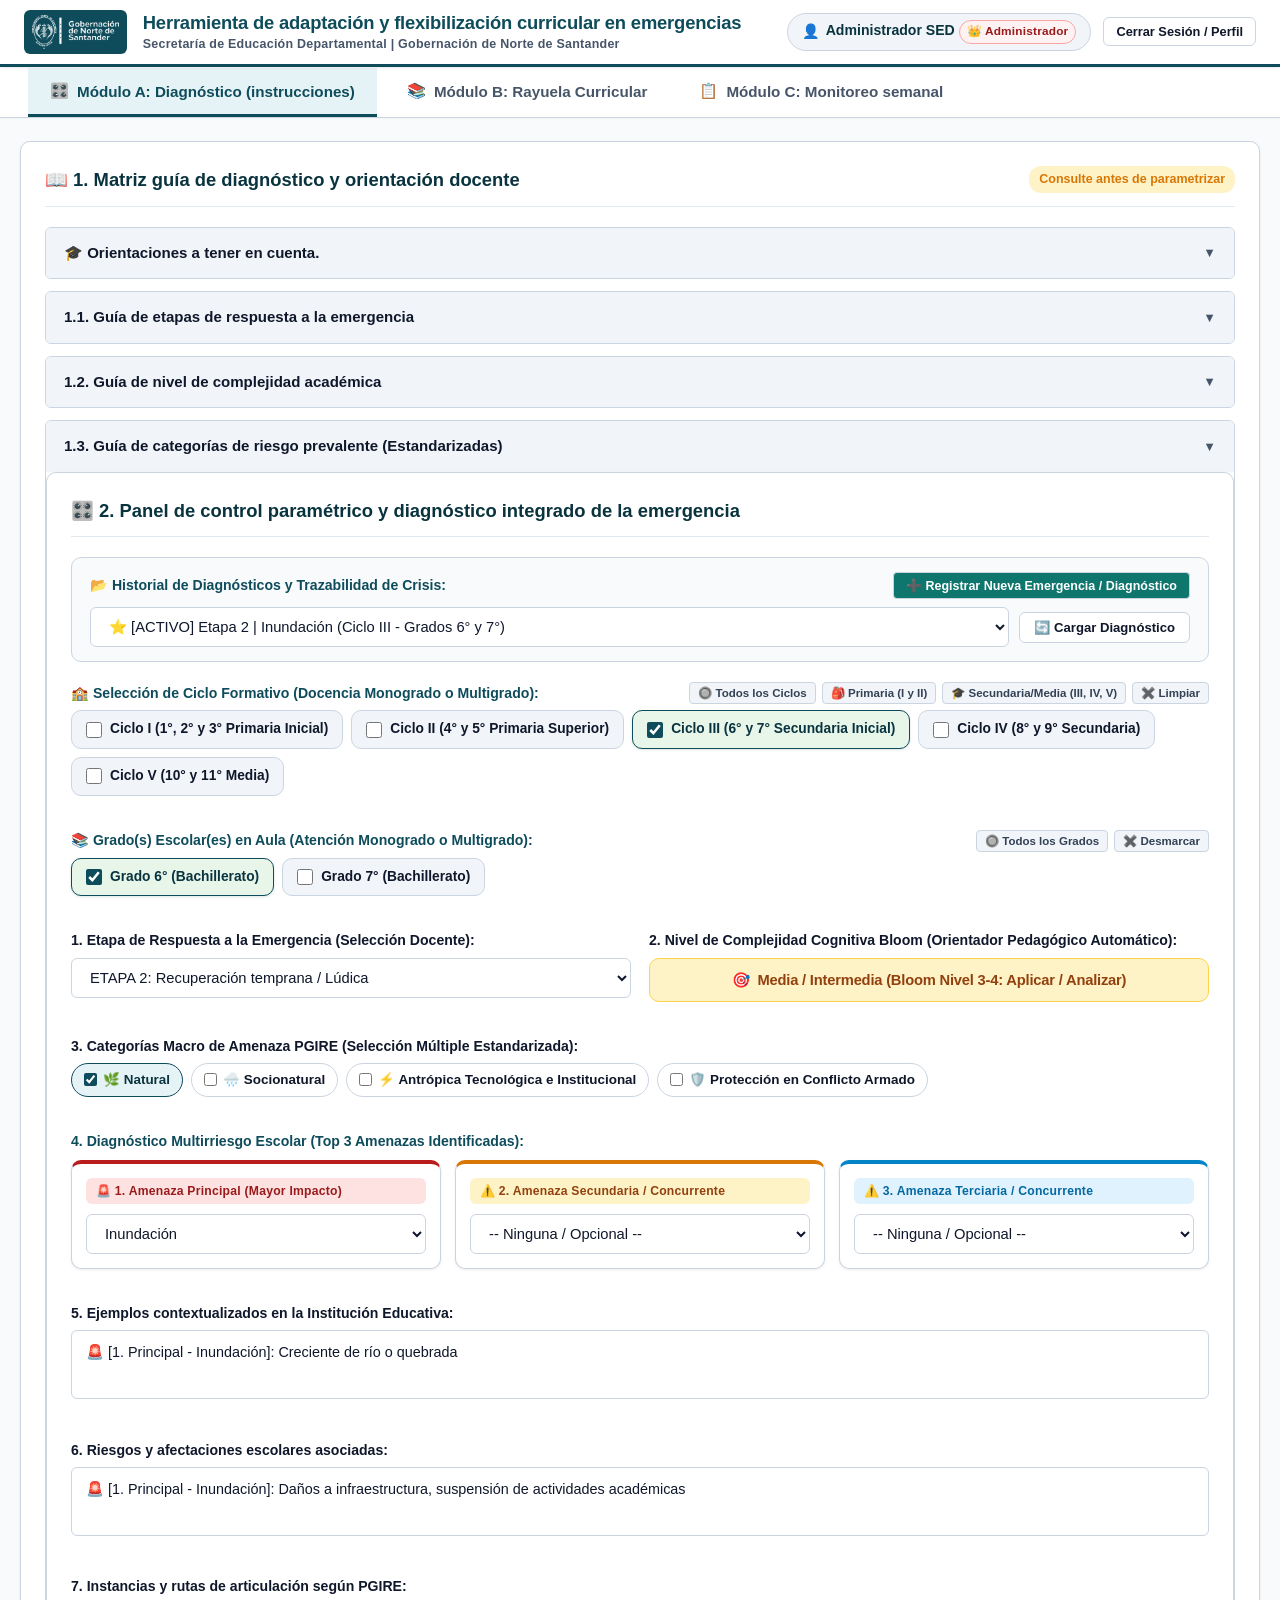
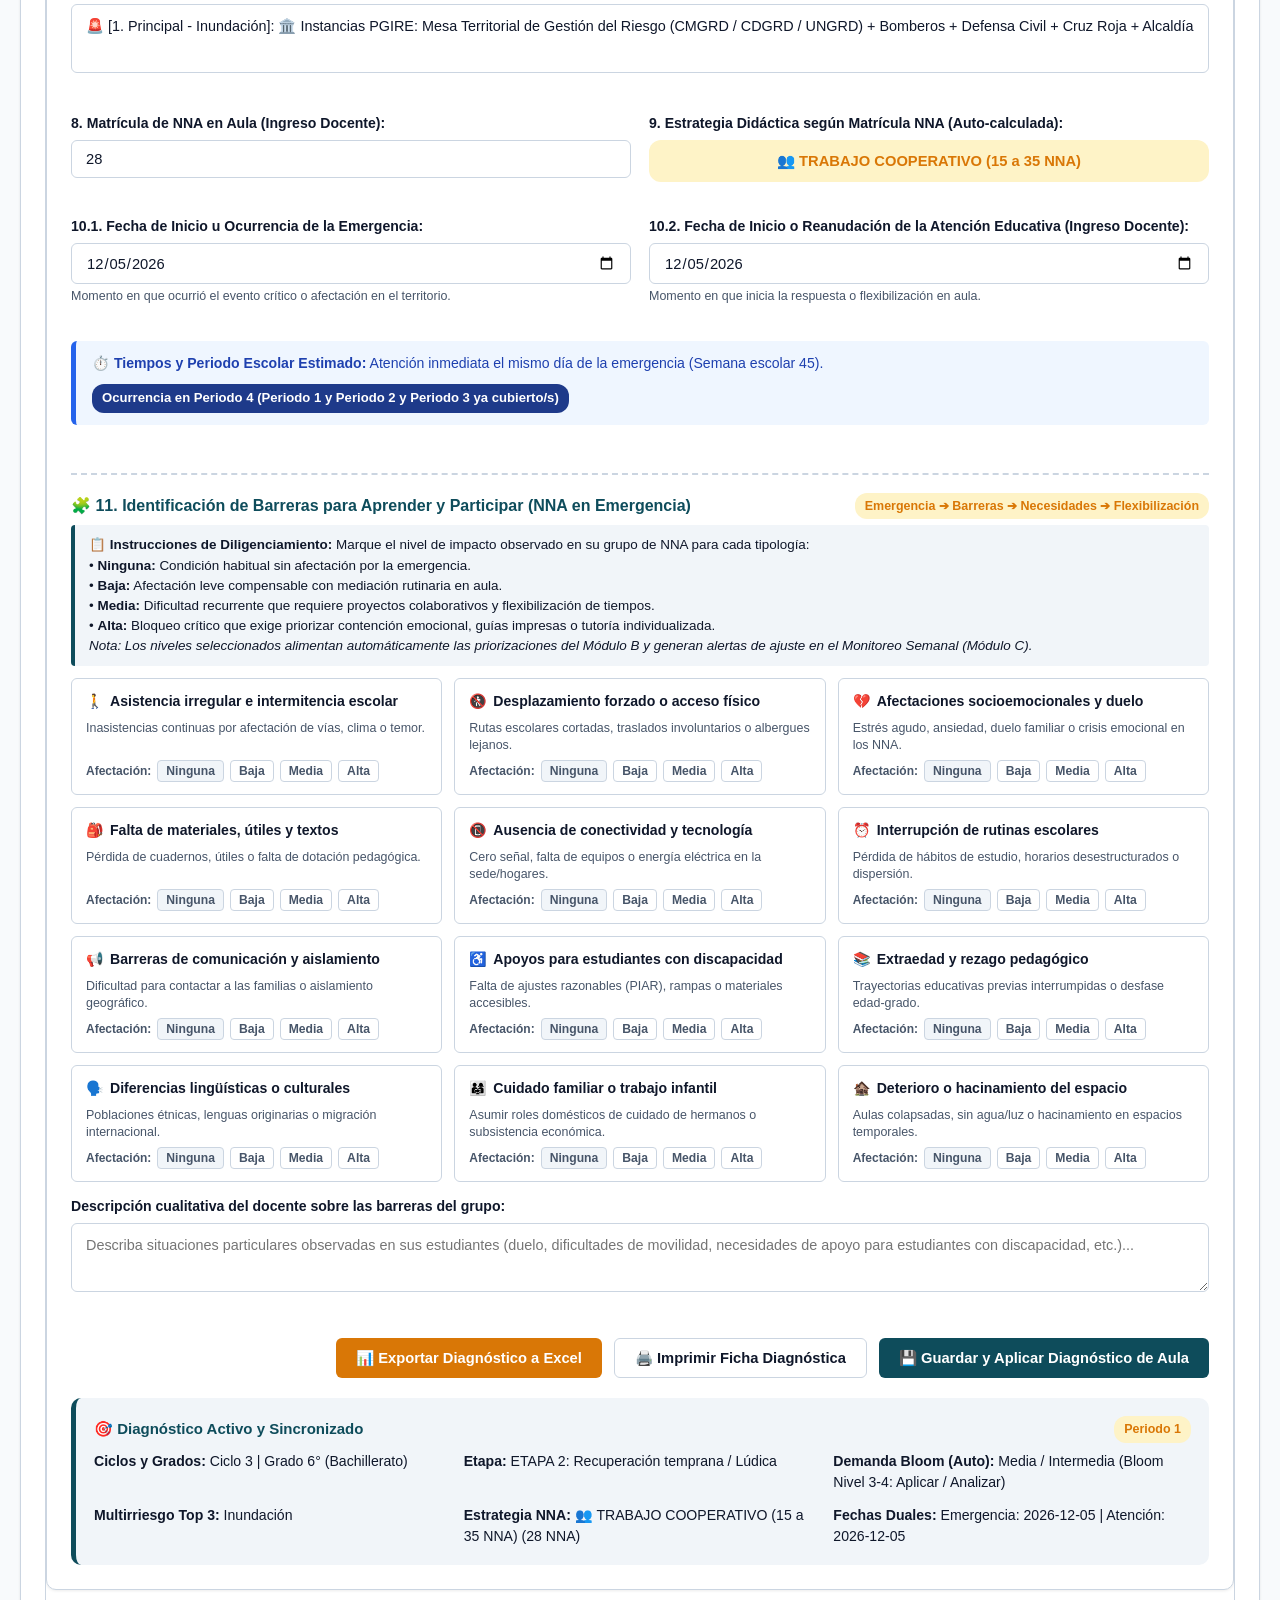
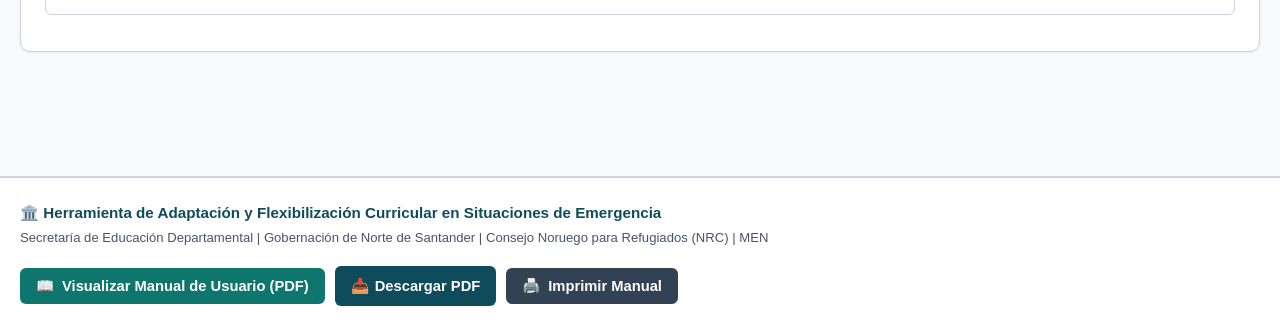
<file: index.html>
<!DOCTYPE html>
<html lang="es">
<head>
  <meta charset="UTF-8">
  <meta name="viewport" content="width=device-width, initial-scale=1.0">
  <title>Herramienta de adaptación y flexibilización curricular en emergencias</title>
  
  <!-- Estilos Visuales Elite Swiss-Fine -->
  <link rel="stylesheet" href="css/variables.css?v=18">
  <link rel="stylesheet" href="css/components.css?v=18">
  <link rel="stylesheet" href="css/print.css?v=18">
</head>
<body>

  <!-- Barra Superior de Navegación y Perfil -->
  <header class="header-bar">
    <div class="brand-section">
      <div class="brand-logos">
        <div class="brand-icon-edu-container" title="Sector Educación">
          <img src="assets/logo_icono_educacion.png" alt="Icono Educación" class="brand-icon-edu">
        </div>
      </div>
      <div class="brand-titles-wrapper">
        <h1 class="brand-title">Herramienta de adaptación y flexibilización curricular en emergencias</h1>
        <span class="brand-subtitle-gov">Secretaría de Educación Departamental | Gobernación de Norte de Santander</span>
      </div>
    </div>



    <div class="user-status-bar">
      <div id="user-profile-badge" class="user-badge" onclick="window.openAuthModal ? window.openAuthModal() : (document.getElementById('modal-auth').style.display='flex');" title="Haga clic para cambiar de usuario o registrarse" style="cursor: pointer;">
        <span>👤</span>
        <span id="user-display-name">Docente Territorial</span>
      </div>
      <button id="btn-logout" class="btn-elite btn-outline" onclick="window.handleLogout ? window.handleLogout() : (document.getElementById('modal-auth').style.display='flex');" style="padding: 6px 12px; font-size: 0.8rem; cursor: pointer;">Cerrar Sesión / Perfil</button>
    </div>
  </header>

  <!-- Pestañas de Módulos (Sticky) -->
  <nav class="nav-tabs-container no-print" style="position: sticky; top: 68px; z-index: 90;">
    <button id="tab-diagnostico" class="nav-tab active" onclick="window.switchTab('tab-diagnostico');">
      <span>🎛️</span> Módulo A: Diagnóstico (instrucciones)
    </button>
    <button id="tab-rayuela" class="nav-tab" onclick="window.switchTab('tab-rayuela');">
      <span>📚</span> Módulo B: Rayuela Curricular
    </button>
    <button id="tab-monitoreo" class="nav-tab" onclick="window.switchTab('tab-monitoreo');">
      <span>📋</span> Módulo C: Monitoreo semanal
    </button>
  </nav>

  <!-- Contenedor Principal -->
  <main class="main-container">

    <!-- ========================================== -->
    <!-- SECCIÓN MÓDULO A: DIAGNÓSTICO & CONTROL   -->
    <!-- ========================================== -->
    <section id="section-diagnostico">
      
      <!-- 1. Inducción y Guías Pedagógicas Previas -->
      <div class="card-elite">
        <div class="card-header">
          <h2 class="card-title">📖 1. Matriz guía de diagnóstico y orientación docente</h2>
          <span class="badge-pill badge-etapa2">Consulte antes de parametrizar</span>
        </div>

        <!-- Orientaciones a tener en cuenta -->
        <div class="accordion-item">
          <div class="accordion-header">
            <span>🎓 Orientaciones a tener en cuenta.</span>
            <span class="chevron">▼</span>
          </div>
          <div class="accordion-body" style="font-size: 0.9rem; line-height: 1.65;">
            <p style="margin-bottom: 8px;"><strong>1. ¿QUÉ ES?:</strong> Una herramienta interactiva de flexibilización curricular para responder a emergencias educativas de forma contextualizada.</p>
            <p style="margin-bottom: 8px;"><strong>2. ¿PARA QUÉ SIRVE?:</strong> Para priorizar aprendizajes esenciales según los Estándares Básicos de Competencias (EBC) y los Derechos Básicos de Aprendizaje (DBA), integrar protección transversal en <strong>Agua, Saneamiento e Higiene (WASH)</strong> y <strong>Educación en el Riesgo de Artefactos Explosivos (ERAE – MAP/MUSE/AEI)</strong>, y garantizar validez legal dentro del Sistema Institucional de Evaluación de los Estudiantes (SIEE) ante la Secretaría de Educación Departamental / Entidad Territorial Certificada (ETC).</p>
            <p style="margin-bottom: 8px;"><strong>3. ¿CÓMO FUNCIONA?</strong> La herramienta se desarrolla mediante cuatro pasos:
              <br>• <strong>1. Diagnóstico:</strong> en el Módulo A, el docente registra el ciclo, grado, situación de emergencia, amenazas, afectaciones, matrícula, fecha de inicio y condiciones del aula.
              <br>• <strong>2. Orientación y priorización:</strong> con base en el diagnóstico, la herramienta recomienda una etapa de respuesta, un nivel de complejidad y un conjunto inicial de aprendizajes esenciales. Estas recomendaciones deben ser revisadas y ajustadas por el docente.
              <br>• <strong>3. Selección curricular:</strong> en el Módulo B, el docente consulta la Rayuela Curricular, identifica los aprendizajes ya abordados y selecciona los aprendizajes pendientes que integrará en su planificación.
              <br>• <strong>4. Implementación y seguimiento:</strong> en el Módulo C, los aprendizajes seleccionados se organizan en el tiempo y se monitorean semanalmente, registrando avances, dificultades, evidencias y ajustes.
            </p>
            <p style="margin-bottom: 0;"><strong>4. ¿QUÉ COMPONE LA HERRAMIENTA?</strong>
              <br>• <strong>Módulo A. Diagnóstico y orientación:</strong> recoge la información del contexto educativo y genera recomendaciones iniciales.
              <br>• <strong>Módulo B. Rayuela Curricular:</strong> presenta los aprendizajes esenciales, permite identificar los ya abordados y facilita seleccionar los que serán priorizados.
              <br>• <strong>Módulo C. Monitoreo semanal:</strong> organiza los aprendizajes seleccionados y permite registrar avances, evidencias, dificultades y ajustes.
              <br><em>Debe explicarse claramente que los tres módulos están conectados: la información del diagnóstico alimenta la Rayuela Curricular y la selección realizada en la Rayuela determina lo que pasa al monitoreo.</em>
            </p>
          </div>
        </div>

        <!-- 1.1. Guía de etapas de respuesta a la emergencia -->
        <div class="accordion-item">
          <div class="accordion-header">
            <span>1.1. Guía de etapas de respuesta a la emergencia</span>
            <span class="chevron">▼</span>
          </div>
          <div class="accordion-body" style="font-size: 0.88rem; line-height: 1.55;">
            <p style="margin-bottom: 12px; color: var(--text-muted);">
              📌 <em>Seleccione la etapa correspondiente según el tiempo transcurrido desde el inicio del evento y el nivel de restablecimiento de las condiciones escolares en su territorio:</em>
            </p>
            <div class="grid-3" style="gap: 16px;">
              <div style="border-left: 4px solid var(--color-etapa1); background: #fef2f2; padding: 12px; border-radius: 0 var(--radius-sm) var(--radius-sm) 0;">
                <strong style="color: #991b1b; display: block; margin-bottom: 6px; font-size: 0.92rem;">🔴 ETAPA 1: Respuesta Inmediata / Contención (Semanas 1 a 4)</strong>
                <p style="margin-bottom: 6px;"><strong>¿Cuándo elegirla?:</strong> En el momento del impacto inicial de la crisis (inundación activa, hostigamiento, confinamiento, desplazamiento forzado o albergue temporal).</p>
                <p style="margin-bottom: 6px;"><strong>Enfoque pedagógico (Normas Mínimas INEE):</strong> Contención emocional, soporte psicosocial, autocuidado, mensajes clave para la supervivencia y autoprotección (Agua, Saneamiento e Higiene WASH y Educación en el Riesgo de Artefactos Explosivos ERAE). Las ciencias básicas formales se abordan en una segunda fase.</p>
                <p style="margin-bottom: 0; color: #7f1d1d;"><strong>Complejidad requerida:</strong> <em>Baja / Esencial (Bloom 1-2)</em>. No sobrecargar académicamente.</p>
              </div>
              
              <div style="border-left: 4px solid var(--color-etapa2); background: #fffbeb; padding: 12px; border-radius: 0 var(--radius-sm) var(--radius-sm) 0;">
                <strong style="color: #92400e; display: block; margin-bottom: 6px; font-size: 0.92rem;">🟡 ETAPA 2: Recuperación Temprana / Nivelación (Semanas 6 a 25)</strong>
                <p style="margin-bottom: 6px;"><strong>¿Cuándo elegirla?:</strong> Cuando la fase crítica ha cesado y se abren espacios temporales de aprendizaje, aulas comunitarias o retorno escalonado a la escuela.</p>
                <p style="margin-bottom: 6px;"><strong>Enfoque pedagógico:</strong> Reconstrucción de hábitos y rutinas escolares mediante proyectos integrados, arte, lúdica, nivelación de aprendizajes nucleares en ciencias básicas y trabajo cooperativo.</p>
                <p style="margin-bottom: 0; color: #78350f;"><strong>Complejidad requerida:</strong> <em>Media / Intermedia (Bloom 3-4)</em>. Proyectos situados.</p>
              </div>

              <div style="border-left: 4px solid var(--color-etapa3); background: #f0fdf4; padding: 12px; border-radius: 0 var(--radius-sm) var(--radius-sm) 0;">
                <strong style="color: #166534; display: block; margin-bottom: 6px; font-size: 0.92rem;">🟢 ETAPA 3: Educación Formal Adaptada (Más de 25 semanas)</strong>
                <p style="margin-bottom: 6px;"><strong>¿Cuándo elegirla?:</strong> Cuando la institución educativa reanuda plenamente su calendario regular en sede propia o reubicada formalmente.</p>
                <p style="margin-bottom: 6px;"><strong>Enfoque pedagógico:</strong> Progresión curricular completa, profundización temática, formulación de proyectos comunitarios de mitigación y acreditación formal en el SIEE.</p>
                <p style="margin-bottom: 0; color: #14532d;"><strong>Complejidad requerida:</strong> <em>Alta / Profundización (Bloom 5-6)</em>. Pensamiento crítico y evaluación.</p>
              </div>
            </div>
          </div>
        </div>

        <!-- 1.2. Guía de nivel de complejidad académica -->
        <div class="accordion-item">
          <div class="accordion-header">
            <span>1.2. Guía de nivel de complejidad académica</span>
            <span class="chevron">▼</span>
          </div>
          <div class="accordion-body" style="font-size: 0.88rem; line-height: 1.6;">
            <div style="background: var(--surface-hover); padding: 12px 16px; border-radius: var(--radius-sm); margin-bottom: 14px; border-left: 4px solid var(--primary);">
              <strong style="color: var(--primary); font-size: 0.92rem;">💡 Principio de Compensación Humanitaria en Educación:</strong>
              <p style="margin-top: 4px; margin-bottom: 0;">
                En una situación de emergencia, el estrés agudo, la pérdida material y el impacto emocional reducen temporalmente la capacidad de procesamiento abstracto de los estudiantes. Por ello, <strong>a mayor afectación de la crisis, menor debe ser la complejidad cognitiva inicial</strong> para garantizar el éxito del aprendizaje, proteger la salud mental y prevenir la deserción escolar.
              </p>
            </div>

            <p style="margin-bottom: 8px;"><strong>¿Qué es la Taxonomía de Bloom y cómo orienta?:</strong></p>
            <p style="margin-bottom: 12px;">
              La Taxonomía de Bloom organiza los procesos de pensamiento en 6 niveles progresivos: 
              <em>1. Recordar</em> (evocar conceptos) ➔ <em>2. Comprender</em> (explicar ideas) ➔ <em>3. Aplicar</em> (usar en situaciones reales) ➔ <em>4. Analizar</em> (examinar partes y causas) ➔ <em>5. Evaluar</em> (emitir juicios críticos) ➔ <em>6. Crear</em> (producir nuevas soluciones). La complejidad debe orientar la priorización sin determinarla automáticamente; el docente siempre puede ajustarla según el contexto.
            </p>

            <p style="margin-bottom: 8px;"><strong>Recomendación pedagógica según Etapa:</strong></p>
            <div class="grid-3" style="gap: 14px;">
              <div style="background: #ffffff; border: 1px solid var(--border-medium); padding: 12px; border-radius: var(--radius-sm);">
                <strong style="color: #991b1b;">🔴 En Etapa 1 ➔ Complejidad BAJA (Bloom 1-2)</strong>
                <p style="margin-top: 6px; margin-bottom: 4px; font-size: 0.84rem;"><strong>Procesos:</strong> <em>Recordar y Comprender</em>.</p>
                <p style="margin-bottom: 0; font-size: 0.84rem; color: var(--text-muted);"><strong>Ejemplos en aula:</strong> Reconocer lugares seguros, identificar emociones inmediatas, recordar normas de higiene WASH y rutas seguras ERAE.</p>
              </div>

              <div style="background: #ffffff; border: 1px solid var(--border-medium); padding: 12px; border-radius: var(--radius-sm);">
                <strong style="color: #92400e;">🟡 En Etapa 2 ➔ Complejidad MEDIA (Bloom 3-4)</strong>
                <p style="margin-top: 6px; margin-bottom: 4px; font-size: 0.84rem;"><strong>Procesos:</strong> <em>Aplicar y Analizar</em>.</p>
                <p style="margin-bottom: 0; font-size: 0.84rem; color: var(--text-muted);"><strong>Ejemplos en aula:</strong> Aplicar operaciones matemáticas para administrar recursos, clasificar causas de inundaciones y relacionar relatos comunitarios.</p>
              </div>

              <div style="background: #ffffff; border: 1px solid var(--border-medium); padding: 12px; border-radius: var(--radius-sm);">
                <strong style="color: #166534;">🟢 En Etapa 3 ➔ Complejidad ALTA (Bloom 5-6)</strong>
                <p style="margin-top: 6px; margin-bottom: 4px; font-size: 0.84rem;"><strong>Procesos:</strong> <em>Evaluar y Crear</em>.</p>
                <p style="margin-bottom: 0; font-size: 0.84rem; color: var(--text-muted);"><strong>Ejemplos en aula:</strong> Evaluar planes de evacuación de la escuela, formular proyectos comunitarios de resiliencia y elaborar ensayos sobre memoria y paz.</p>
              </div>
            </div>
          </div>
        </div>

        <!-- 1.3. Guía de categorías de riesgo prevalente -->
        <div class="accordion-item">
          <div class="accordion-header">
            <span>1.3. Guía de categorías de riesgo prevalente (Estandarizadas)</span>
            <span class="chevron">▼</span>
          </div>
          <div class="accordion-body" style="font-size: 0.88rem; line-height: 1.6;">
            <p style="margin-bottom: 10px;">
              <strong>Marco Normativo y Directrices Nacionales:</strong> Clasificación fundamentada en la Política Nacional de Gestión del Riesgo de Desastres (<em>Ley 1523 de 2012</em>), las directrices de Gestión Integral del Riesgo Escolar del Ministerio de Educación Nacional (<em>Resolución MEN 6519 de 2025</em> y <em>Circular MEN 19 de 2022</em>) y los protocolos de continuidad educativa en emergencia.
            </p>

            <p style="margin-bottom: 8px;"><strong>Las 4 Categorías Estandarizadas de Amenaza:</strong></p>
            <div style="display: flex; flex-direction: column; gap: 8px; margin-bottom: 14px;">
              <div style="background: var(--surface-hover); padding: 10px 14px; border-radius: var(--radius-sm);">
                <strong>🌿 1. Natural:</strong> Fenómenos de origen geológico o hidrometeorológico (sismos, inundaciones, desbordamientos de ríos, vendavales, erupciones volcánicas, granizadas).
              </div>
              <div style="background: var(--surface-hover); padding: 10px 14px; border-radius: var(--radius-sm);">
                <strong>🌧️ 2. Socionatural:</strong> Fenómenos provocados por la interacción entre eventos naturales y la intervención humana (deslizamientos por deforestación, socavación de laderas, escasez hídrica por contaminación de fuentes, avalanchas).
              </div>
              <div style="background: var(--surface-hover); padding: 10px 14px; border-radius: var(--radius-sm);">
                <strong>⚡ 3. Antrópica Tecnológica e Institucional:</strong> Eventos derivados de fallas técnicas o locativas en la escuela (incendios estructurales, colapso de muros, accidentes de tránsito escolar, fugas de gas, brotes epidemiológicos o fallas en servicios de agua y saneamiento).
              </div>
              <div style="background: var(--surface-hover); padding: 10px 14px; border-radius: var(--radius-sm);">
                <strong>🛡️ 4. Protección de la comunidad educativa en contextos de conflicto armado:</strong> Eventos derivados de dinámicas de violencia armada y vulneración de derechos en el marco del DIH (presencia de grupos armados, artefactos explosivos ERAE – MAP/MUSE/AEI, hostigamientos, reclutamiento forzado de NNA, violencia basada en género, confinamiento o desplazamiento forzado).
              </div>
            </div>

        <!-- 1.4. Guía para la identificación y flexibilización ante barreras de aprendizaje (BAP) -->
        <div class="accordion-item">
          <div class="accordion-header">
            <span>1.4. Guía para la identificación y flexibilización ante barreras de aprendizaje (BAP)</span>
            <span class="chevron">▼</span>
          </div>
          <div class="accordion-body" style="font-size: 0.88rem; line-height: 1.6;">
            <p style="margin-bottom: 10px;">
              <strong>Marco Técnico y Pedagógico:</strong> En situaciones de emergencia, las barreras no residen intrínsecamente en el estudiante, sino en las condiciones del entorno escolar, comunitario y familiar derivadas de la crisis (<em>Decreto 1421 de 2017, Diseño Universal para el Aprendizaje DUA y Normas Mínimas INEE</em>).
            </p>

            <p style="margin-bottom: 8px;"><strong>¿Cómo diligenciar la Matriz de Barreras?:</strong></p>
            <div style="display: flex; flex-direction: column; gap: 8px; margin-bottom: 14px;">
              <div style="background: var(--surface-hover); padding: 10px 14px; border-radius: var(--radius-sm);">
                <strong>⚪ Ninguna:</strong> No se evidencian impactos que impidan el desarrollo ordinario en esta dimensión.
              </div>
              <div style="background: #fefce8; padding: 10px 14px; border-radius: var(--radius-sm); border-left: 3px solid #eab308;">
                <strong>🟡 Baja:</strong> Intermitencia esporádica o afectación leve que se compensa con ajustes puntuales del docente en clase.
              </div>
              <div style="background: #fff7ed; padding: 10px 14px; border-radius: var(--radius-sm); border-left: 3px solid #f97316;">
                <strong>🟠 Media:</strong> Afectación significativa en varios estudiantes (duelo, pérdida parcial de materiales o dificultades de acceso) que requiere flexibilización metodológica y trabajo colaborativo.
              </div>
              <div style="background: #fef2f2; padding: 10px 14px; border-radius: var(--radius-sm); border-left: 3px solid #ef4444;">
                <strong>🔴 Alta:</strong> Obstáculo crítico y generalizado (cero conectividad, desplazamiento activo, trauma psicosocial severo o destrucción de la sede). Exige priorizar contención socioemocional, tutoría focalizada y módulos impresos de autoaprendizaje.
              </div>
            </div>

            <p style="margin-bottom: 0; color: var(--primary); font-weight: 600;">
              🔗 <strong>Articulación Relacional con Módulos B y C:</strong> Al marcar barreras en nivel <em>Medio o Alto</em>, la herramienta prioriza automáticamente en la <strong>Rayuela Curricular (Módulo B)</strong> las didácticas de apoyo (habilidades socioemocionales de contención, protocolos WASH y guías autónomas sin conectividad), e integra en las tarjetas del <strong>Monitoreo Semanal (Módulo C)</strong> alertas pedagógicas para que el docente implemente ajustes razonables sin sobrecargar al estudiante.
            </p>
          </div>
        </div>
      </div>


      <!-- 2. Panel de Control Paramétrico y Diagnóstico Integrado -->
      <div class="card-elite">
        <div class="card-header">
          <h2 class="card-title">🎛️ 2. Panel de control paramétrico y diagnóstico integrado de la emergencia</h2>
        </div>

        <!-- Historial y Trazabilidad Multi-Emergencia -->
        <div class="history-selector-card">
          <div style="display:flex; justify-content:space-between; align-items:center; flex-wrap:wrap; gap:10px; margin-bottom:8px;">
            <label class="form-label" style="font-weight:700; color:var(--primary); margin-bottom:0;">
              📂 Historial de Diagnósticos y Trazabilidad de Crisis:
            </label>
            <div style="display:flex; gap:8px;">
              <button type="button" id="btn-nuevo-diagnostico" class="btn-micro" style="background:#0f766e; color:white; padding:5px 12px; font-size:0.78rem;">
                ➕ Registrar Nueva Emergencia / Diagnóstico
              </button>
            </div>
          </div>
          <div style="display:flex; gap:10px; align-items:center; flex-wrap:wrap;">
            <select id="select-historial-diagnosticos" class="select-elite" style="flex:1; min-width:280px;">
              <option value="">Cargando diagnósticos registrados...</option>
            </select>
            <button type="button" id="btn-cargar-diagnostico-historial" class="btn-elite btn-outline" style="padding:7px 14px; font-size:0.82rem; background:white;">
              🔄 Cargar Diagnóstico
            </button>
          </div>
        </div>

        <form id="form-diagnostico">
          <div class="grid-2">
            
            <!-- Selección Multiciclo -->
            <div class="form-group" style="grid-column: span 2;">
              <div style="display: flex; justify-content: space-between; align-items: center; margin-bottom: 6px; flex-wrap: wrap; gap: 8px;">
                <label class="form-label" style="font-weight: 700; color: var(--primary); margin-bottom: 0;">
                  🏫 Selección de Ciclo Formativo (Docencia Monogrado o Multigrado):
                </label>
                <div style="display: flex; gap: 6px; flex-wrap: wrap;">
                  <button type="button" id="btn-ciclos-todos" class="btn-micro" title="Seleccionar todos los ciclos">🔘 Todos los Ciclos</button>
                  <button type="button" id="btn-ciclos-primaria" class="btn-micro" title="Ciclos I y II">🎒 Primaria (I y II)</button>
                  <button type="button" id="btn-ciclos-secundaria" class="btn-micro" title="Ciclos III, IV y V">🎓 Secundaria/Media (III, IV, V)</button>
                  <button type="button" id="btn-ciclos-limpiar" class="btn-micro" title="Limpiar selección">✖️ Limpiar</button>
                </div>
              </div>
              <div class="ciclo-chips-container" id="container-ciclo-chips">
                <label class="ciclo-chip" data-ciclo="1">
                  <input type="checkbox" class="ciclo-chip-input" value="1"> 
                  <span><strong>Ciclo I</strong> (1°, 2° y 3° Primaria Inicial)</span>
                </label>
                <label class="ciclo-chip" data-ciclo="2">
                  <input type="checkbox" class="ciclo-chip-input" value="2"> 
                  <span><strong>Ciclo II</strong> (4° y 5° Primaria Superior)</span>
                </label>
                <label class="ciclo-chip active" data-ciclo="3">
                  <input type="checkbox" class="ciclo-chip-input" value="3" checked> 
                  <span><strong>Ciclo III</strong> (6° y 7° Secundaria Inicial)</span>
                </label>
                <label class="ciclo-chip" data-ciclo="4">
                  <input type="checkbox" class="ciclo-chip-input" value="4"> 
                  <span><strong>Ciclo IV</strong> (8° y 9° Secundaria)</span>
                </label>
                <label class="ciclo-chip" data-ciclo="5">
                  <input type="checkbox" class="ciclo-chip-input" value="5"> 
                  <span><strong>Ciclo V</strong> (10° y 11° Media)</span>
                </label>
              </div>
              <!-- Select sincronizado para retrocompatibilidad total con pruebas existentes -->
              <select id="select-ciclo" class="select-elite" style="display: none;">
                <option value="1">Ciclo I (Grados 1°, 2° y 3° Primaria Inicial)</option>
                <option value="2">Ciclo II (Grados 4° y 5° Primaria Superior)</option>
                <option value="3" selected>Ciclo III (Grados 6° y 7° Secundaria Inicial)</option>
                <option value="4">Ciclo IV (Grados 8° y 9° Secundaria)</option>
                <option value="5">Ciclo V (Grados 10° y 11° Media)</option>
              </select>
            </div>

            <!-- Grados Escolares en Aula (Multigrado) -->
            <div class="form-group" style="grid-column: span 2;">
              <div style="display: flex; justify-content: space-between; align-items: center; margin-bottom: 6px; flex-wrap: wrap; gap: 8px;">
                <label class="form-label" style="font-weight: 700; color: var(--primary); margin-bottom: 0;">
                  📚 Grado(s) Escolar(es) en Aula (Atención Monogrado o Multigrado):
                </label>
                <div style="display: flex; gap: 6px; flex-wrap: wrap;">
                  <button type="button" id="btn-grados-todos" class="btn-micro" title="Seleccionar todos los grados de los ciclos activos">🔘 Todos los Grados</button>
                  <button type="button" id="btn-grados-limpiar" class="btn-micro" title="Desmarcar grados">✖️ Desmarcar</button>
                </div>
              </div>
              <div class="grado-chips-container" id="container-grado-chips">
                <!-- Generado dinámicamente según los ciclos seleccionados -->
              </div>
              <!-- Select sincronizado para retrocompatibilidad total con pruebas existentes -->
              <select id="select-grado" class="select-elite" style="display: none;">
                <option value="Grado 6° (Bachillerato)">Grado 6° (Bachillerato)</option>
                <option value="Grado 7° (Bachillerato)">Grado 7° (Bachillerato)</option>
              </select>
            </div>

            <div class="form-group">
              <label class="form-label">1. Etapa de Respuesta a la Emergencia (Selección Docente):</label>
              <select id="select-etapa" class="select-elite">
                <option value="">-- Seleccione Etapa --</option>
                <option value="ETAPA 1: Respuesta inmediata / Contención">ETAPA 1: Respuesta inmediata / Contención</option>
                <option value="ETAPA 2: Recuperación temprana / Lúdica" selected>ETAPA 2: Recuperación temprana / Lúdica</option>
                <option value="ETAPA 3: Educación formal adaptada / Retorno">ETAPA 3: Educación formal adaptada / Retorno</option>
              </select>
            </div>

            <!-- Nivel Bloom: Orientador pedagógico automático (no seleccionable manualmente) -->
            <div class="form-group">
              <label class="form-label">2. Nivel de Complejidad Cognitiva Bloom (Orientador Pedagógico Automático):</label>
              <div id="display-bloom-badge" class="badge-pill badge-bloom-auto" style="padding: 10px 14px; width: 100%; text-align: center; font-weight: 700; display: flex; align-items: center; justify-content: center; gap: 8px;">
                <span>🎯</span> <span id="txt-bloom-display">Media / Intermedia (Bloom Nivel 3-4: Aplicar / Analizar)</span>
              </div>
              <select id="select-bloom-ajustable" class="select-elite" disabled style="display:none;">
                <option value="Baja / Esencial (Bloom Nivel 1-2: Recordar / Comprender)">Baja / Esencial (Bloom Nivel 1-2: Recordar / Comprender)</option>
                <option value="Media / Intermedia (Bloom Nivel 3-4: Aplicar / Analizar)" selected>Media / Intermedia (Bloom Nivel 3-4: Aplicar / Analizar)</option>
                <option value="Alta / Profundización (Bloom Nivel 5-6: Evaluar / Crear)">Alta / Profundización (Bloom Nivel 5-6: Evaluar / Crear)</option>
              </select>
              <input type="hidden" id="input-bloom" value="Media / Intermedia (Bloom Nivel 3-4: Aplicar / Analizar)">
            </div>

            <div class="form-group" style="grid-column: span 2;">
              <label class="form-label">3. Categorías Macro de Amenaza PGIRE (Selección Múltiple Estandarizada):</label>
              <div class="category-chips-container">
                <label class="category-chip active">
                  <input type="checkbox" class="category-chip-input" value="Natural" checked> 🌿 Natural
                </label>
                <label class="category-chip">
                  <input type="checkbox" class="category-chip-input" value="Socionatural"> 🌧️ Socionatural
                </label>
                <label class="category-chip">
                  <input type="checkbox" class="category-chip-input" value="Antrópica Tecnológica e Institucional"> ⚡ Antrópica Tecnológica e Institucional
                </label>
                <label class="category-chip">
                  <input type="checkbox" class="category-chip-input" value="Protección de la comunidad educativa en contextos de conflicto armado"> 🛡️ Protección en Conflicto Armado
                </label>
              </div>
            </div>

            <!-- Selección Multirriesgo Top 3 -->
            <div class="form-group" style="grid-column: span 2;">
              <label class="form-label" style="font-weight: 700; color: var(--primary);">4. Diagnóstico Multirriesgo Escolar (Top 3 Amenazas Identificadas):</label>
              <div class="threat-top3-grid">
                <div class="threat-top3-card" style="border-top: 4px solid #b91c1c;">
                  <span class="threat-top3-badge" style="background:#fee2e2; color:#991b1b;">🚨 1. Amenaza Principal (Mayor Impacto)</span>
                  <select id="select-amenaza-principal" class="select-elite">
                    <option value="">-- Seleccione Amenaza Principal --</option>
                  </select>
                </div>
                <div class="threat-top3-card" style="border-top: 4px solid #d97706;">
                  <span class="threat-top3-badge" style="background:#fef3c7; color:#92400e;">⚠️ 2. Amenaza Secundaria / Concurrente</span>
                  <select id="select-amenaza-secundaria-1" class="select-elite">
                    <option value="">-- Ninguna / Opcional --</option>
                  </select>
                </div>
                <div class="threat-top3-card" style="border-top: 4px solid #0284c7;">
                  <span class="threat-top3-badge" style="background:#e0f2fe; color:#0369a1;">⚠️ 3. Amenaza Terciaria / Concurrente</span>
                  <select id="select-amenaza-secundaria-2" class="select-elite">
                    <option value="">-- Ninguna / Opcional --</option>
                  </select>
                </div>
              </div>
              <input type="hidden" id="select-amenaza" value="Inundación">
            </div>

            <div class="form-group" style="grid-column: span 2;">
              <label class="form-label">5. Ejemplos contextualizados en la Institución Educativa:</label>
              <textarea id="input-ejemplo-ie" class="textarea-elite input-readonly" rows="2" readonly></textarea>
            </div>

            <div class="form-group" style="grid-column: span 2;">
              <label class="form-label">6. Riesgos y afectaciones escolares asociadas:</label>
              <textarea id="input-riesgos-ie" class="textarea-elite input-readonly" rows="2" readonly></textarea>
            </div>

            <div class="form-group" style="grid-column: span 2;">
              <label class="form-label">7. Instancias y rutas de articulación según PGIRE:</label>
              <textarea id="input-ruta-gire" class="textarea-elite input-readonly" rows="2" readonly></textarea>
            </div>

            <div class="form-group">
              <label class="form-label">8. Matrícula de NNA en Aula (Ingreso Docente):</label>
              <input type="number" id="input-nna" class="input-elite" value="28" min="1" max="150">
            </div>

            <div class="form-group">
              <label class="form-label">9. Estrategia Didáctica según Matrícula NNA (Auto-calculada):</label>
              <div id="label-didactica-nna" class="badge-pill badge-etapa2" style="font-size: 0.92rem; padding: 10px 14px; width: 100%; text-align: center;">
                👥 TRABAJO COOPERATIVO (15 a 35 NNA)
              </div>
            </div>

            <!-- Diferenciación de Fechas -->
            <div class="form-group">
              <label class="form-label">10.1. Fecha de Inicio u Ocurrencia de la Emergencia:</label>
              <input type="date" id="input-fecha-inicio" class="input-elite" value="2026-03-15">
              <small style="color: var(--text-muted); font-size: 0.78rem;">Momento en que ocurrió el evento crítico o afectación en el territorio.</small>
            </div>

            <div class="form-group">
              <label class="form-label">10.2. Fecha de Inicio o Reanudación de la Atención Educativa (Ingreso Docente):</label>
              <input type="date" id="input-fecha-atencion" class="input-elite" value="2026-03-22">
              <small style="color: var(--text-muted); font-size: 0.78rem;">Momento en que inicia la respuesta o flexibilización en aula.</small>
            </div>

            <div class="form-group" style="grid-column: span 2;">
              <div id="badge-desfase-periodo" class="info-banner-periodo" style="margin-bottom: 0;">
                <div>
                  <strong>⏱️ Tiempos y Periodo Escolar Estimado:</strong>
                  <span id="txt-desfase-calculado">Cálculo de desfase lectivo...</span>
                </div>
                <div id="tag-periodo-sugerido" class="badge-pill" style="background:#1e3a8a; color:white; font-size:0.82rem;">Periodo 1 en curso</div>
              </div>
            </div>

            <!-- SECCIÓN: MATRIZ DE BARRERAS DE APRENDIZAJE Y PARTICIPACIÓN -->
            <div class="form-group" style="grid-column: span 2; margin-top: 14px; border-top: 2px dashed var(--border-medium); padding-top: 18px;">
              <div style="display: flex; justify-content: space-between; align-items: center; margin-bottom: 6px;">
                <label class="form-label" style="font-size: 1rem; font-weight: 800; color: var(--primary); margin-bottom: 0;">
                  🧩 11. Identificación de Barreras para Aprender y Participar (NNA en Emergencia)
                </label>
                <span class="badge-pill badge-etapa2">Emergencia ➔ Barreras ➔ Necesidades ➔ Flexibilización</span>
              </div>
              
              <div style="background: var(--surface-hover); border-left: 4px solid var(--primary); padding: 10px 14px; border-radius: 4px; margin-bottom: 12px; font-size: 0.84rem; line-height: 1.5;">
                <strong>📋 Instrucciones de Diligenciamiento:</strong>
                Marque el nivel de impacto observado en su grupo de NNA para cada tipología:
                <br>• <strong>Ninguna:</strong> Condición habitual sin afectación por la emergencia.
                <br>• <strong>Baja:</strong> Afectación leve compensable con mediación rutinaria en aula.
                <br>• <strong>Media:</strong> Dificultad recurrente que requiere proyectos colaborativos y flexibilización de tiempos.
                <br>• <strong>Alta:</strong> Bloqueo crítico que exige priorizar contención emocional, guías impresas o tutoría individualizada.
                <br><em>Nota: Los niveles seleccionados alimentan automáticamente las priorizaciones del Módulo B y generan alertas de ajuste en el Monitoreo Semanal (Módulo C).</em>
              </div>
              
              <div id="container-barreras-aprendizaje" class="barriers-grid">
                <!-- Se inyectan dinámicamente las 12 barreras desde modulo_a.js -->
              </div>


              <div style="margin-top: 14px;">
                <label class="form-label" style="font-weight: 600;">Descripción cualitativa del docente sobre las barreras del grupo:</label>
                <textarea id="input-barreras-descripcion" class="textarea-elite" rows="2" placeholder="Describa situaciones particulares observadas en sus estudiantes (duelo, dificultades de movilidad, necesidades de apoyo para estudiantes con discapacidad, etc.)..."></textarea>
              </div>
            </div>

          </div>

          <div style="margin-top: 24px; display: flex; justify-content: flex-end; gap: 12px; flex-wrap: wrap;">
            <button type="button" id="btn-exportar-excel-diagnostico" class="btn-elite btn-secondary">
              📊 Exportar Diagnóstico a Excel
            </button>
            <button type="button" id="btn-imprimir-diagnostico" class="btn-elite btn-outline">
              🖨️ Imprimir Ficha Diagnóstica
            </button>
            <button type="submit" id="btn-guardar-diagnostico" class="btn-elite btn-primary">
              💾 Guardar y Aplicar Diagnóstico de Aula
            </button>
          </div>
        </form>

        <!-- Resumen de Confirmación -->
        <div id="resumen-diagnostico-card" style="margin-top: 20px; display: none;"></div>
      </div>

    </section>

    <!-- ========================================== -->
    <!-- SECCIÓN MÓDULO B: RAYUELA CURRICULAR      -->
    <!-- ========================================== -->
    <section id="section-rayuela" style="display: none;">
      <div id="modulo-b-content"></div>
    </section>

    <!-- ========================================== -->
    <!-- SECCIÓN MÓDULO C: MONITOREO SEMANAL       -->
    <!-- ========================================== -->
    <section id="section-monitoreo" style="display: none;">
      <div id="modulo-c-content"></div>
    </section>

  </main>

  <!-- Pie de Página Institucional con Manual de Usuario PDF -->
  <footer class="app-footer no-print">
    <div class="footer-inner">
      <div class="footer-brand">
        <div style="font-weight: 800; color: var(--primary); font-size: 0.95rem;">
          🏛️ Herramienta de Adaptación y Flexibilización Curricular en Situaciones de Emergencia
        </div>
        <div style="font-size: 0.82rem; color: var(--text-muted); margin-top: 3px;">
          Secretaría de Educación Departamental | Gobernación de Norte de Santander | Consejo Noruego para Refugiados (NRC) | MEN
        </div>
      </div>
      
      <div class="footer-actions">
        <button type="button" id="btn-ver-manual" class="btn-elite btn-manual-view" title="Visualizar Manual de Usuario Oficial en PDF">
          <span>📖</span> Visualizar Manual de Usuario (PDF)
        </button>
        <a href="manual_usuario.pdf" download="Manual_Usuario_Flexibilizacion_Curricular_NRC.pdf" id="btn-descargar-manual" class="btn-elite btn-manual-download" title="Descargar Manual en Formato PDF para Imprimir">
          <span>📥</span> Descargar PDF
        </a>
        <button type="button" id="btn-imprimir-manual" class="btn-elite btn-manual-print" title="Imprimir Manual de Usuario">
          <span>🖨️</span> Imprimir Manual
        </button>
      </div>
    </div>
  </footer>

  <!-- Modal Visor de Manual de Usuario Oficial -->
  <div id="modal-manual" class="modal-overlay" style="display: none;">
    <div class="modal-content modal-manual-content" style="max-width: 950px; width: 95%; max-height: 90vh; display: flex; flex-direction: column;">
      <div style="display: flex; justify-content: space-between; align-items: center; border-bottom: 2px solid var(--border-light); padding-bottom: 12px; margin-bottom: 14px; flex-wrap: wrap; gap: 10px;">
        <h3 style="color: var(--primary); margin: 0; display: flex; align-items: center; gap: 8px; font-size: 1.15rem;">
          <span>📖</span> Manual de Usuario y Guía de Navegación Oficial
        </h3>
        <div style="display: flex; gap: 8px; align-items: center;">
          <button type="button" class="btn-elite btn-outline" id="btn-modal-print-manual" style="padding: 6px 12px; font-size: 0.82rem; background: white;">🖨️ Imprimir</button>
          <a href="manual_usuario.pdf" download="Manual_Usuario_Flexibilizacion_Curricular_NRC.pdf" class="btn-elite btn-primary" style="padding: 6px 12px; font-size: 0.82rem; text-decoration: none; color: white;">📥 Descargar PDF</a>
          <button id="btn-close-manual-modal" class="modal-close-btn" style="position: static;" onclick="document.getElementById('modal-manual').style.display='none';" title="Cerrar visor">✕</button>
        </div>
      </div>
      <div style="flex: 1; min-height: 500px; border: 1px solid var(--border-medium); border-radius: var(--radius-sm); overflow: hidden; background: #525659;">
        <iframe id="iframe-manual" src="manual_usuario.html" style="width: 100%; height: 100%; min-height: 520px; border: none; background: white;"></iframe>
      </div>
    </div>
  </div>

  <!-- Modal de Autenticación / Registro Local -->
  <!-- Modal de Autenticación / Registro Institucional -->
  <div id="modal-auth" class="modal-overlay" style="display: none;">
    <div class="modal-content" style="max-width: 490px;">
      <button id="btn-close-modal" class="modal-close-btn" onclick="document.getElementById('modal-auth').style.display='none';" title="Cerrar ventana">✕</button>
      <h2 style="color: var(--primary); font-weight: 700; margin-bottom: 4px; display: flex; align-items: center; gap: 8px;">
        <span>🔐</span> Perfiles y Control de Acceso
      </h2>
      <p style="font-size: 0.85rem; color: var(--text-muted); margin-bottom: 14px; line-height: 1.4;">
        Herramienta institucional de flexibilización y adaptación curricular en emergencias.
      </p>

      <!-- Selector de Modo: Iniciar Sesión vs Registrar Nuevo Docente -->
      <div style="display: flex; gap: 8px; margin-bottom: 14px; background: var(--surface-hover); padding: 4px; border-radius: var(--radius-sm); border: 1px solid var(--border-medium);">
        <button type="button" id="tab-auth-login" class="btn-elite" style="flex: 1; justify-content: center; font-size: 0.82rem; padding: 7px; background: var(--primary); color: white; border: none; border-radius: 4px; font-weight: 700;">
          🔑 Iniciar Sesión
        </button>
        <button type="button" id="tab-auth-register" class="btn-elite" style="flex: 1; justify-content: center; font-size: 0.82rem; padding: 7px; background: transparent; color: var(--text-main); border: none; border-radius: 4px; font-weight: 700;">
          ➕ Registrar Nuevo Docente
        </button>
      </div>

      <!-- VISTA 1: INICIAR SESIÓN -->
      <div id="auth-panel-login">
        <!-- Selector Rápido de Cuentas Demostrativas -->
        <div style="background: #f8fafc; padding: 10px 12px; border-radius: var(--radius-sm); margin-bottom: 14px; border: 1px solid #e2e8f0;">
          <label class="form-label" style="font-size: 0.8rem; font-weight: 700; color: var(--primary); margin-bottom: 4px;">⚡ Cuentas Institucionales Preconfiguradas:</label>
          <select id="quick-user-select" class="select-elite" style="font-size: 0.82rem; padding: 6px 10px;" onchange="
            var val = this.value;
            var users = AuthManager.getUsers();
            if (users[val]) {
              document.getElementById('auth-user').value = val;
              document.getElementById('auth-pass').value = (val === 'admin_sed' ? 'admin123*' : (val === 'tecnico_sed' ? 'tecnico123*' : (val === 'usuario_ie' ? 'ie123*' : (val === 'usuario_consulta' ? 'consulta123*' : '1234'))));
            }
          ">
            <option value="usuario_ie">🏫 Usuario IE (Docente / Directivo Departamental)</option>
            <option value="admin_sed">👑 Administrador SED (Control total)</option>
            <option value="tecnico_sed">🛠️ Usuario Técnico SED (Equipo pedagógico)</option>
            <option value="usuario_consulta">👁️ Usuario de Consulta (Solo Lectura)</option>
          </select>
        </div>

        <div class="grid-2" style="gap: 10px; margin-bottom: 14px;">
          <div class="form-group" style="margin-bottom: 0;">
            <label class="form-label" style="font-size: 0.82rem;">Usuario *:</label>
            <input type="text" id="auth-user" class="input-elite" placeholder="ej. profesor_perez" value="usuario_ie">
          </div>
          <div class="form-group" style="margin-bottom: 0;">
            <label class="form-label" style="font-size: 0.82rem;">Contraseña *:</label>
            <input type="password" id="auth-pass" class="input-elite" placeholder="••••••••" value="ie123*">
          </div>
        </div>

        <button id="btn-login-submit" class="btn-elite btn-primary" style="width: 100%; justify-content: center; padding: 10px 14px; font-weight: 700;">
          🔑 Acceder a la Herramienta
        </button>
      </div>

      <!-- VISTA 2: REGISTRAR NUEVO DOCENTE (ROL IE PROTEGIDO) -->
      <div id="auth-panel-register" style="display: none;">
        <div style="background: #eff6ff; border-left: 3px solid #3b82f6; padding: 8px 12px; border-radius: 4px; margin-bottom: 12px; font-size: 0.82rem; color: #1e40af; line-height: 1.4;">
          <strong>🏫 Registro de Docente / Directivo de IE:</strong> Su cuenta se creará con el perfil institucional <strong>Usuario IE</strong> para registrar y certificar diagnósticos y planes curriculares de su escuela.
        </div>

        <div class="grid-2" style="gap: 10px; margin-bottom: 10px;">
          <div class="form-group" style="margin-bottom: 0;">
            <label class="form-label" style="font-size: 0.82rem;">Usuario Deseado *:</label>
            <input type="text" id="auth-reg-user" class="input-elite" placeholder="ej. profe_carlos">
          </div>
          <div class="form-group" style="margin-bottom: 0;">
            <label class="form-label" style="font-size: 0.82rem;">Contraseña de Acceso *:</label>
            <input type="password" id="auth-reg-pass" class="input-elite" placeholder="Mínimo 4 caracteres">
          </div>
        </div>

        <div class="form-group" style="margin-bottom: 10px;">
          <label class="form-label" style="font-size: 0.82rem;">Nombre Completo del Docente / Directivo *:</label>
          <input type="text" id="auth-reg-name" class="input-elite" placeholder="ej. Lic. Carlos Alberto Mendoza">
        </div>

        <div class="form-group" style="margin-bottom: 14px;">
          <label class="form-label" style="font-size: 0.82rem;">Institución Educativa / Sede Escolar *:</label>
          <input type="text" id="auth-reg-ie" class="input-elite" placeholder="ej. I.E. Colegio La Frontera - Sede Rural">
        </div>

        <!-- Rol fijo y no alterable por el docente -->
        <input type="hidden" id="auth-reg-role" value="IE">

        <button id="btn-register-submit" class="btn-elite" style="width: 100%; justify-content: center; padding: 10px 14px; font-weight: 700; background: #ea580c; color: white;">
          ➕ Registrar y Activar Mi Perfil Docente
        </button>
      </div>
    </div>
  </div>

  <!-- Modal de Evaluadores / Retroalimentación Multimódulo -->
  <div id="modal-feedback" class="modal-overlay" style="display: none;">
    <div class="modal-content" style="max-width: 680px; max-height: 90vh; overflow-y: auto;">
      <button id="btn-close-feedback-modal" class="modal-close-btn" onclick="document.getElementById('modal-feedback').style.display='none';" title="Cerrar ventana">✕</button>
      <h2 style="color: #0f766e; font-weight: 700; margin-bottom: 4px; display: flex; align-items: center; gap: 8px;">
        <span>💬</span> Formulario de Evaluación y Mejora Multimódulo
      </h2>
      <p style="font-size: 0.88rem; color: var(--text-muted); margin-bottom: 14px; line-height: 1.4;">
        Sus observaciones sobre los 3 módulos del sistema y capturas de pantalla serán enviadas directamente al equipo responsable (<strong>juanitospt@gmail.com</strong>).
      </p>

      <form id="form-evaluador" enctype="multipart/form-data">
        <div class="grid-2" style="gap: 12px; margin-bottom: 12px;">
          <div class="form-group" style="margin-bottom: 0;">
            <label class="form-label">Nombre del Evaluador / Rol *:</label>
            <input type="text" id="feedback-evaluador" class="input-elite" placeholder="ej. Dra. Elena Gómez (Evaluadora MEN)" required>
          </div>
          <div class="form-group" style="margin-bottom: 0;">
            <label class="form-label">Entidad / Institución:</label>
            <input type="text" id="feedback-entidad" class="input-elite" placeholder="ej. MEN / NRC / Universidad">
          </div>
        </div>

        <div class="grid-2" style="gap: 12px; margin-bottom: 12px;">
          <div class="form-group" style="margin-bottom: 0;">
            <label class="form-label">Correo de contacto (opcional):</label>
            <input type="email" id="feedback-email" class="input-elite" placeholder="ej. evaluador@ejemplo.com">
          </div>
          <div class="form-group" style="margin-bottom: 0;">
            <label class="form-label">Calificación General de la Herramienta:</label>
            <div id="star-rating" class="star-rating-container">
              <span class="star-icon active" data-value="1">★</span>
              <span class="star-icon active" data-value="2">★</span>
              <span class="star-icon active" data-value="3">★</span>
              <span class="star-icon active" data-value="4">★</span>
              <span class="star-icon active" data-value="5">★</span>
            </div>
            <input type="hidden" id="feedback-stars-val" value="5">
          </div>
        </div>

        <div style="background: #f0fdf4; border-left: 4px solid #0f766e; padding: 10px 14px; border-radius: 4px; margin-bottom: 14px; font-size: 0.85rem; color: #115e59; line-height: 1.45;">
          <strong>ℹ️ Instrucciones de Evaluación:</strong> Complete sus hallazgos, fortalezas o sugerencias en las 3 casillas correspondientes a cada módulo. Si no evaluó un módulo en particular, puede dejarlo en blanco.
        </div>

        <!-- Casilla Módulo A -->
        <div class="form-group" style="margin-bottom: 12px;">
          <label class="form-label" style="font-weight: 700; color: #0f766e;">🎛️ 1. Módulo A: Diagnóstico Curricular y Parametrización</label>
          <textarea id="feedback-modulo-a" class="textarea-elite" rows="3" placeholder="Observaciones sobre la matriz guía, selección de ciclos (I-V), etapas de emergencia, niveles Bloom, categorías PGIRE, diagnósticos NNA y rutas de protección..."></textarea>
        </div>

        <!-- Casilla Módulo B -->
        <div class="form-group" style="margin-bottom: 12px;">
          <label class="form-label" style="font-weight: 700; color: #005A36;">📚 2. Módulo B: Rayuela Curricular (Mallas y Áreas)</label>
          <textarea id="feedback-modulo-b" class="textarea-elite" rows="3" placeholder="Observaciones sobre la matriz de mallas curriculares por áreas (Lenguaje, Mates, Ciencias), subprocesos graduados, EBC, DBA MEN 2026, triada evaluativa Saber-Hacer-Ser y didáctica..."></textarea>
        </div>

        <!-- Casilla Módulo C -->
        <div class="form-group" style="margin-bottom: 12px;">
          <label class="form-label" style="font-weight: 700; color: #d97706;">📋 3. Módulo C: Monitoreo Semanal y Avance Pedagógico</label>
          <textarea id="feedback-modulo-c" class="textarea-elite" rows="3" placeholder="Observaciones sobre el registro de horas semanales, seguimiento de DBA, bitácora de campo, reporte de emergencias activas e impresión/exportación de informes..."></textarea>
        </div>

        <!-- Carga de Pantallazos / Evidencias -->
        <div class="form-group" style="margin-bottom: 14px; background: #f8fafc; border: 1px dashed #cbd5e1; padding: 12px; border-radius: 8px;">
          <label class="form-label" style="font-weight: 600; display: flex; align-items: center; gap: 6px;">
            <span>📷</span> Adjuntar Pantallazos / Evidencias (PNG, JPG, JPEG):
          </label>
          <input type="file" id="feedback-adjuntos" accept="image/*" multiple class="input-elite" style="background: white; padding: 6px;">
          <p style="font-size: 0.78rem; color: var(--text-muted); margin-top: 4px;">
            Puede seleccionar uno o varios archivos de imagen (pantallazos) para respaldar su evaluación.
          </p>
        </div>

        <div id="feedback-status-msg" class="feedback-status-badge"></div>

        <div style="display: flex; gap: 10px; margin-top: 16px;">
          <button type="submit" id="btn-submit-feedback" class="btn-elite" style="flex: 1; justify-content: center; background: #0f766e; color: white; padding: 12px;">
            <span>🚀</span> Enviar Retroalimentación y Evidencias
          </button>
        </div>
      </form>
    </div>
  </div>

  <!-- Inyección de Scripts Estándar (Compatible con file:/// y Servidores Web) -->
  <script src="js/data/curriculum_db.js?v=17"></script>
  <script src="js/data/pgire_db.js?v=17"></script>
  <script src="js/data/habs_sups_db.js?v=17"></script>
  <script src="js/modules/auth.js?v=17"></script>
  <script src="js/modules/modulo_a.js?v=17"></script>
  <script src="js/modules/modulo_b.js?v=17"></script>
  <script src="js/modules/modulo_c.js?v=17"></script>
  <script src="js/app.js?v=17"></script>
</body>
</html>
</file>
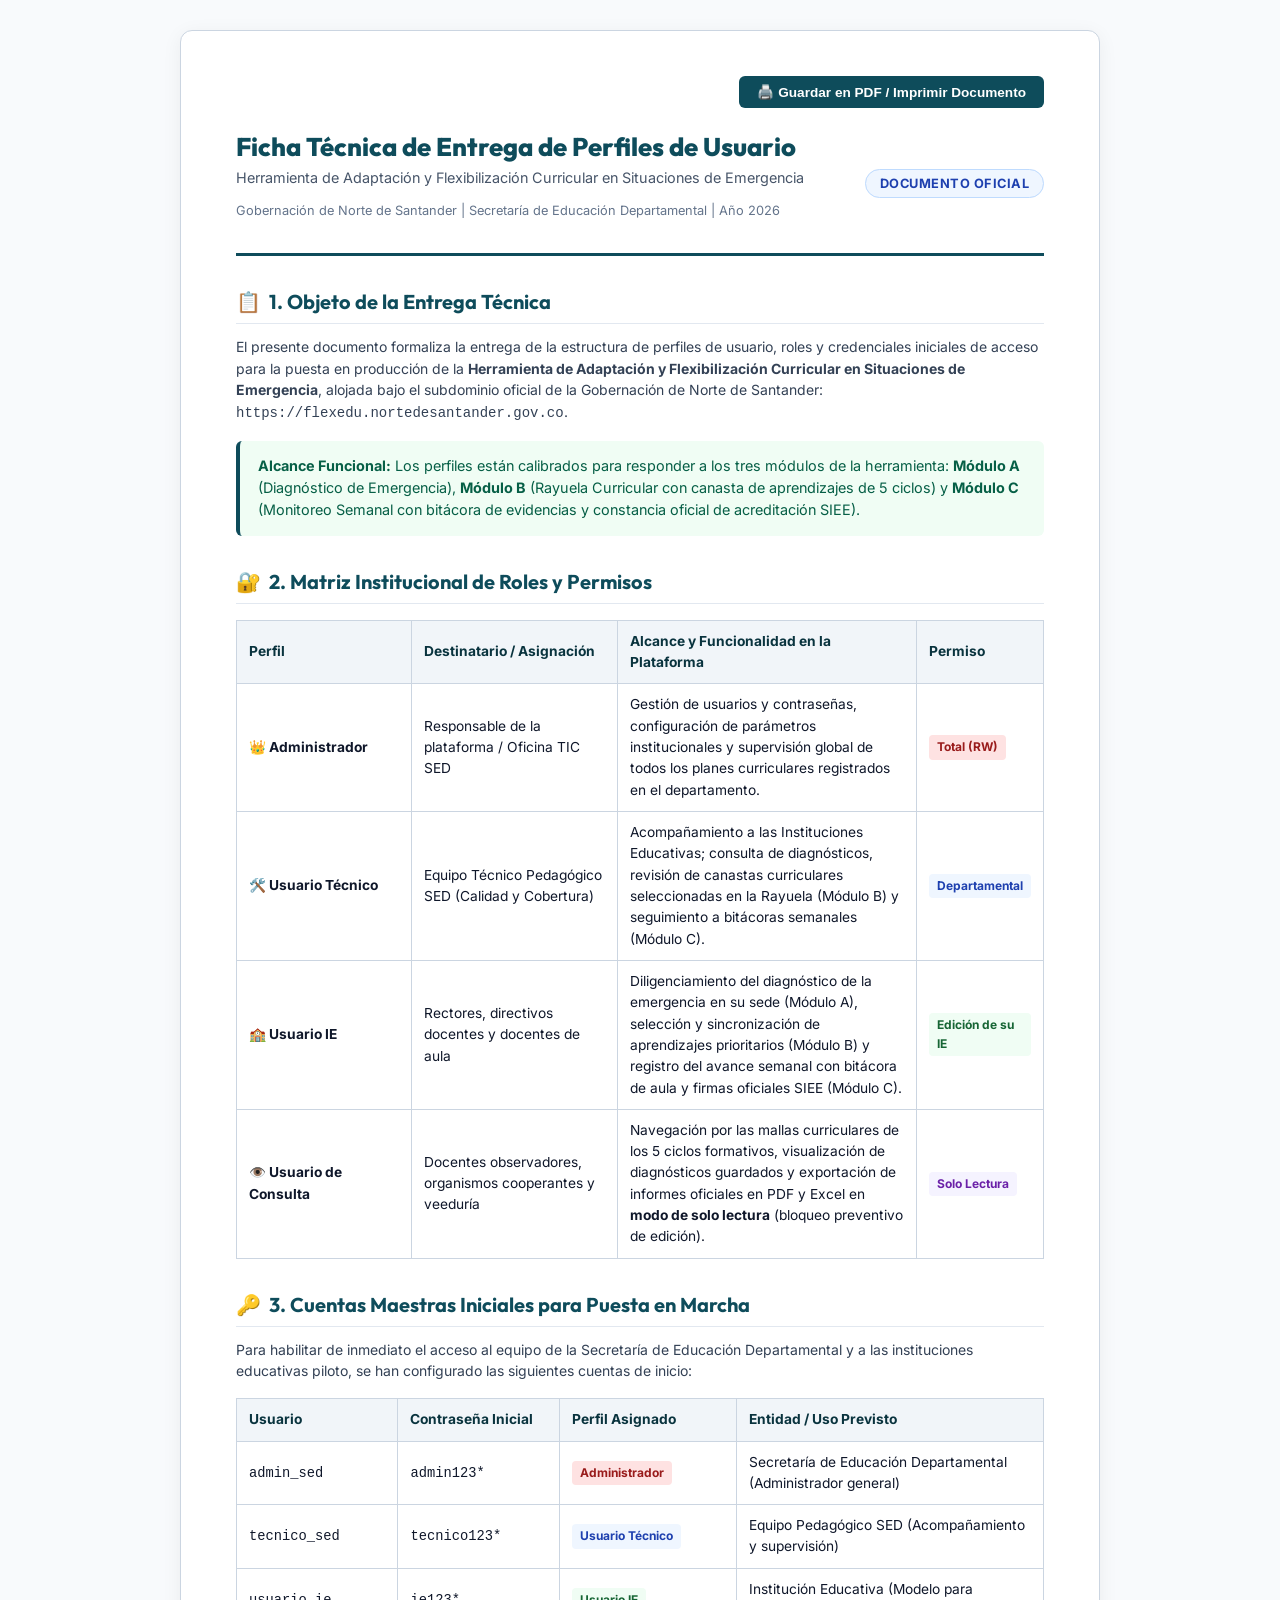
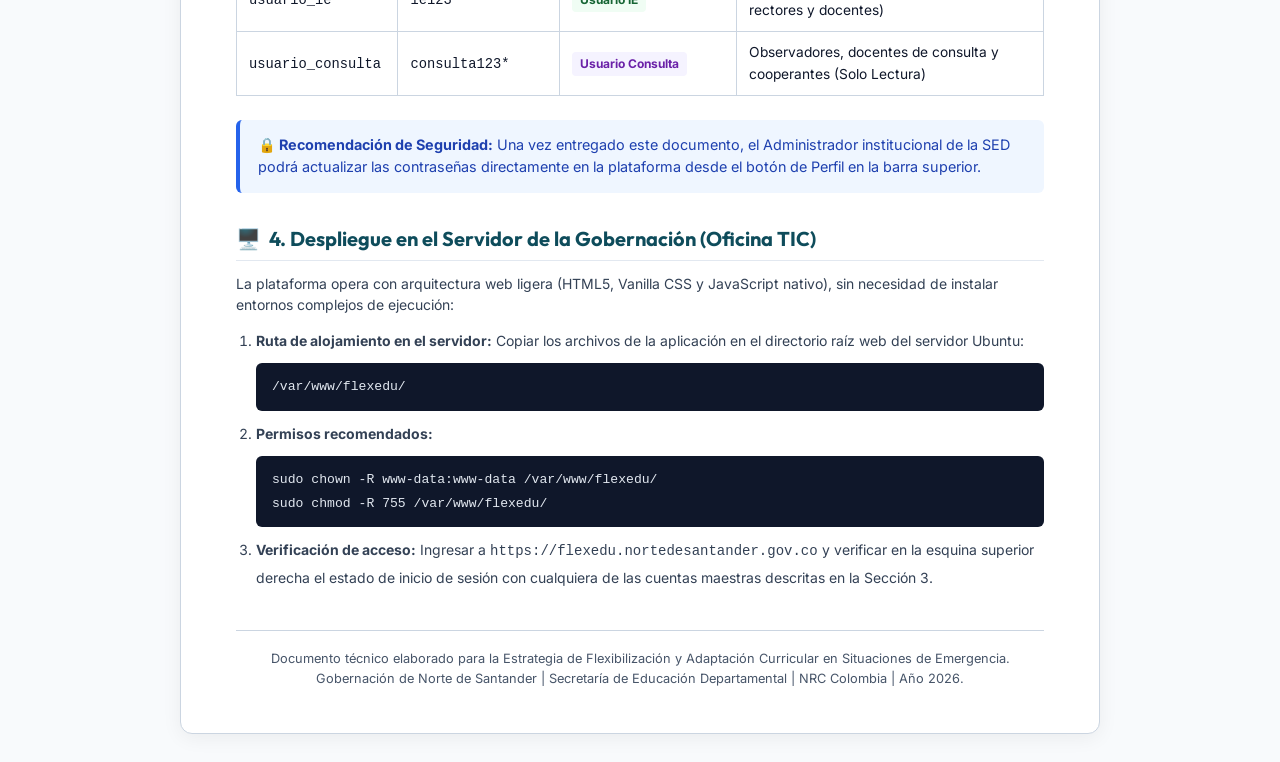
<file: FICHA_TECNICA_ENTREGA_PERFILES_GOBERNACION.html>
<!DOCTYPE html>
<html lang="es">
<head>
  <meta charset="UTF-8">
  <meta name="viewport" content="width=device-width, initial-scale=1.0">
  <title>Ficha Técnica y Guía de Entrega de Perfiles de Usuario - Gobernación de Norte de Santander</title>
  <style>
    @import url('https://fonts.googleapis.com/css2?family=Outfit:wght@400;600;700;800&family=Inter:wght@400;500;600;700&display=swap');

    :root {
      --gov-petroleo: #0e4c5b;
      --gov-petroleo-dark: #09333e;
      --gov-petroleo-light: #166d82;
      --text-main: #0f172a;
      --text-muted: #475569;
      --border-color: #cbd5e1;
      --surface-bg: #f8fafc;
      --card-white: #ffffff;
    }

    * {
      box-sizing: border-box;
      margin: 0;
      padding: 0;
    }

    body {
      font-family: 'Inter', -apple-system, BlinkMacSystemFont, "Segoe UI", Roboto, sans-serif;
      background-color: var(--surface-bg);
      color: var(--text-main);
      line-height: 1.55;
      font-size: 14px;
      padding: 30px 20px;
    }

    .doc-container {
      max-width: 920px;
      margin: 0 auto;
      background: var(--card-white);
      padding: 45px 55px;
      border-radius: 12px;
      border: 1px solid var(--border-color);
      box-shadow: 0 4px 20px rgba(0, 0, 0, 0.06);
    }

    .header-gov {
      border-bottom: 3px solid var(--gov-petroleo);
      padding-bottom: 20px;
      margin-bottom: 28px;
      display: flex;
      justify-content: space-between;
      align-items: center;
      gap: 16px;
    }

    .header-gov h1 {
      font-family: 'Outfit', sans-serif;
      color: var(--gov-petroleo);
      font-size: 1.6rem;
      font-weight: 800;
      line-height: 1.2;
    }

    .header-gov p {
      color: var(--text-muted);
      font-size: 0.9rem;
      margin-top: 4px;
    }

    .badge-oficial {
      background: #eff6ff;
      color: #1e40af;
      border: 1px solid #bfdbfe;
      padding: 6px 14px;
      border-radius: 20px;
      font-weight: 700;
      font-size: 0.8rem;
      text-transform: uppercase;
      letter-spacing: 0.5px;
      white-space: nowrap;
    }

    .actions-bar {
      margin-bottom: 24px;
      display: flex;
      justify-content: flex-end;
      gap: 10px;
    }

    .btn-print {
      background: var(--gov-petroleo);
      color: #ffffff;
      border: none;
      padding: 8px 18px;
      border-radius: 6px;
      font-weight: 700;
      font-size: 0.85rem;
      cursor: pointer;
      display: inline-flex;
      align-items: center;
      gap: 8px;
      transition: background 0.2s;
    }

    .btn-print:hover {
      background: var(--gov-petroleo-dark);
    }

    h2 {
      font-family: 'Outfit', sans-serif;
      color: var(--gov-petroleo);
      font-size: 1.25rem;
      font-weight: 700;
      margin-top: 30px;
      margin-bottom: 12px;
      padding-bottom: 6px;
      border-bottom: 1.5px solid #e2e8f0;
      display: flex;
      align-items: center;
      gap: 8px;
    }

    p {
      margin-bottom: 12px;
      color: #334155;
    }

    .info-box {
      background: #f0fdf4;
      border-left: 4px solid var(--gov-petroleo);
      padding: 14px 18px;
      border-radius: 6px;
      margin: 16px 0;
      font-size: 0.9rem;
      color: #065f46;
    }

    .info-box-blue {
      background: #eff6ff;
      border-left: 4px solid #2563eb;
      color: #1e40af;
    }

    table {
      width: 100%;
      border-collapse: collapse;
      margin: 16px 0 24px;
      font-size: 0.86rem;
    }

    th, td {
      border: 1px solid #cbd5e1;
      padding: 10px 12px;
      text-align: left;
    }

    th {
      background-color: #f1f5f9;
      color: var(--gov-petroleo-dark);
      font-weight: 700;
    }

    .badge-role {
      display: inline-block;
      padding: 3px 8px;
      border-radius: 4px;
      font-weight: 700;
      font-size: 0.75rem;
    }

    .badge-admin { background: #fee2e2; color: #991b1b; }
    .badge-tecnico { background: #eff6ff; color: #1e40af; }
    .badge-ie { background: #f0fdf4; color: #166534; }
    .badge-consulta { background: #f5f3ff; color: #6b21a8; }

    .code-box {
      background: #0f172a;
      color: #e2e8f0;
      padding: 12px 16px;
      border-radius: 6px;
      font-family: Consolas, monospace;
      font-size: 0.82rem;
      margin: 10px 0;
      overflow-x: auto;
    }

    .footer-doc {
      margin-top: 40px;
      padding-top: 18px;
      border-top: 1px solid var(--border-color);
      text-align: center;
      font-size: 0.8rem;
      color: var(--text-muted);
    }

    @media print {
      body {
        background: white;
        padding: 0;
        color: black;
      }
      .doc-container {
        box-shadow: none;
        border: none;
        padding: 0;
        max-width: 100%;
      }
      .actions-bar {
        display: none !important;
      }
      h2 {
        page-break-after: avoid;
      }
      table, .info-box {
        page-break-inside: avoid;
      }
    }
  </style>
</head>
<body>

  <div class="doc-container">

    <div class="actions-bar">
      <button class="btn-print" onclick="window.print();">🖨️ Guardar en PDF / Imprimir Documento</button>
    </div>

    <!-- Encabezado Institucional -->
    <header class="header-gov">
      <div>
        <h1>Ficha Técnica de Entrega de Perfiles de Usuario</h1>
        <p>Herramienta de Adaptación y Flexibilización Curricular en Situaciones de Emergencia</p>
        <p style="font-size: 0.8rem; color: #64748b;">Gobernación de Norte de Santander | Secretaría de Educación Departamental | Año 2026</p>
      </div>
      <div>
        <span class="badge-oficial">Documento Oficial</span>
      </div>
    </header>

    <!-- 1. OBJETO DE LA ENTREGA -->
    <section>
      <h2><span>📋</span> 1. Objeto de la Entrega Técnica</h2>
      <p>
        El presente documento formaliza la entrega de la estructura de perfiles de usuario, roles y credenciales iniciales de acceso para la puesta en producción de la <strong>Herramienta de Adaptación y Flexibilización Curricular en Situaciones de Emergencia</strong>, alojada bajo el subdominio oficial de la Gobernación de Norte de Santander: <code>https://flexedu.nortedesantander.gov.co</code>.
      </p>
      <div class="info-box">
        <strong>Alcance Funcional:</strong> Los perfiles están calibrados para responder a los tres módulos de la herramienta: <strong>Módulo A</strong> (Diagnóstico de Emergencia), <strong>Módulo B</strong> (Rayuela Curricular con canasta de aprendizajes de 5 ciclos) y <strong>Módulo C</strong> (Monitoreo Semanal con bitácora de evidencias y constancia oficial de acreditación SIEE).
      </div>
    </section>

    <!-- 2. MATRIZ DE ROLES Y PERMISOS -->
    <section>
      <h2><span>🔐</span> 2. Matriz Institucional de Roles y Permisos</h2>
      <table>
        <thead>
          <tr>
            <th style="width: 22%;">Perfil</th>
            <th style="width: 26%;">Destinatario / Asignación</th>
            <th style="width: 38%;">Alcance y Funcionalidad en la Plataforma</th>
            <th style="width: 14%;">Permiso</th>
          </tr>
        </thead>
        <tbody>
          <tr>
            <td><strong>👑 Administrador</strong></td>
            <td>Responsable de la plataforma / Oficina TIC SED</td>
            <td>Gestión de usuarios y contraseñas, configuración de parámetros institucionales y supervisión global de todos los planes curriculares registrados en el departamento.</td>
            <td><span class="badge-role badge-admin">Total (RW)</span></td>
          </tr>
          <tr>
            <td><strong>🛠️ Usuario Técnico</strong></td>
            <td>Equipo Técnico Pedagógico SED (Calidad y Cobertura)</td>
            <td>Acompañamiento a las Instituciones Educativas; consulta de diagnósticos, revisión de canastas curriculares seleccionadas en la Rayuela (Módulo B) y seguimiento a bitácoras semanales (Módulo C).</td>
            <td><span class="badge-role badge-tecnico">Departamental</span></td>
          </tr>
          <tr>
            <td><strong>🏫 Usuario IE</strong></td>
            <td>Rectores, directivos docentes y docentes de aula</td>
            <td>Diligenciamiento del diagnóstico de la emergencia en su sede (Módulo A), selección y sincronización de aprendizajes prioritarios (Módulo B) y registro del avance semanal con bitácora de aula y firmas oficiales SIEE (Módulo C).</td>
            <td><span class="badge-role badge-ie">Edición de su IE</span></td>
          </tr>
          <tr>
            <td><strong>👁️ Usuario de Consulta</strong></td>
            <td>Docentes observadores, organismos cooperantes y veeduría</td>
            <td>Navegación por las mallas curriculares de los 5 ciclos formativos, visualización de diagnósticos guardados y exportación de informes oficiales en PDF y Excel en <strong>modo de solo lectura</strong> (bloqueo preventivo de edición).</td>
            <td><span class="badge-role badge-consulta">Solo Lectura</span></td>
          </tr>
        </tbody>
      </table>
    </section>

    <!-- 3. CUENTAS MAESTRAS INICIALES -->
    <section>
      <h2><span>🔑</span> 3. Cuentas Maestras Iniciales para Puesta en Marcha</h2>
      <p>
        Para habilitar de inmediato el acceso al equipo de la Secretaría de Educación Departamental y a las instituciones educativas piloto, se han configurado las siguientes cuentas de inicio:
      </p>

      <table>
        <thead>
          <tr>
            <th style="width: 20%;">Usuario</th>
            <th style="width: 20%;">Contraseña Inicial</th>
            <th style="width: 22%;">Perfil Asignado</th>
            <th style="width: 38%;">Entidad / Uso Previsto</th>
          </tr>
        </thead>
        <tbody>
          <tr>
            <td><code>admin_sed</code></td>
            <td><code>admin123*</code></td>
            <td><span class="badge-role badge-admin">Administrador</span></td>
            <td>Secretaría de Educación Departamental (Administrador general)</td>
          </tr>
          <tr>
            <td><code>tecnico_sed</code></td>
            <td><code>tecnico123*</code></td>
            <td><span class="badge-role badge-tecnico">Usuario Técnico</span></td>
            <td>Equipo Pedagógico SED (Acompañamiento y supervisión)</td>
          </tr>
          <tr>
            <td><code>usuario_ie</code></td>
            <td><code>ie123*</code></td>
            <td><span class="badge-role badge-ie">Usuario IE</span></td>
            <td>Institución Educativa (Modelo para rectores y docentes)</td>
          </tr>
          <tr>
            <td><code>usuario_consulta</code></td>
            <td><code>consulta123*</code></td>
            <td><span class="badge-role badge-consulta">Usuario Consulta</span></td>
            <td>Observadores, docentes de consulta y cooperantes (Solo Lectura)</td>
          </tr>
        </tbody>
      </table>

      <div class="info-box info-box-blue">
        <strong>🔒 Recomendación de Seguridad:</strong> Una vez entregado este documento, el Administrador institucional de la SED podrá actualizar las contraseñas directamente en la plataforma desde el botón de Perfil en la barra superior.
      </div>
    </section>

    <!-- 4. GUÍA DE INSTALACIÓN EN EL SERVIDOR -->
    <section>
      <h2><span>🖥️</span> 4. Despliegue en el Servidor de la Gobernación (Oficina TIC)</h2>
      <p>
        La plataforma opera con arquitectura web ligera (HTML5, Vanilla CSS y JavaScript nativo), sin necesidad de instalar entornos complejos de ejecución:
      </p>
      <ol style="margin-left: 20px; line-height: 1.8; color: #334155;">
        <li><strong>Ruta de alojamiento en el servidor:</strong> Copiar los archivos de la aplicación en el directorio raíz web del servidor Ubuntu:
          <div class="code-box">/var/www/flexedu/</div>
        </li>
        <li><strong>Permisos recomendados:</strong>
          <div class="code-box">sudo chown -R www-data:www-data /var/www/flexedu/<br>sudo chmod -R 755 /var/www/flexedu/</div>
        </li>
        <li><strong>Verificación de acceso:</strong> Ingresar a <code>https://flexedu.nortedesantander.gov.co</code> y verificar en la esquina superior derecha el estado de inicio de sesión con cualquiera de las cuentas maestras descritas en la Sección 3.</li>
      </ol>
    </section>

    <footer class="footer-doc">
      Documento técnico elaborado para la Estrategia de Flexibilización y Adaptación Curricular en Situaciones de Emergencia.<br>
      Gobernación de Norte de Santander | Secretaría de Educación Departamental | NRC Colombia | Año 2026.
    </footer>

  </div>

</body>
</html>
</file>
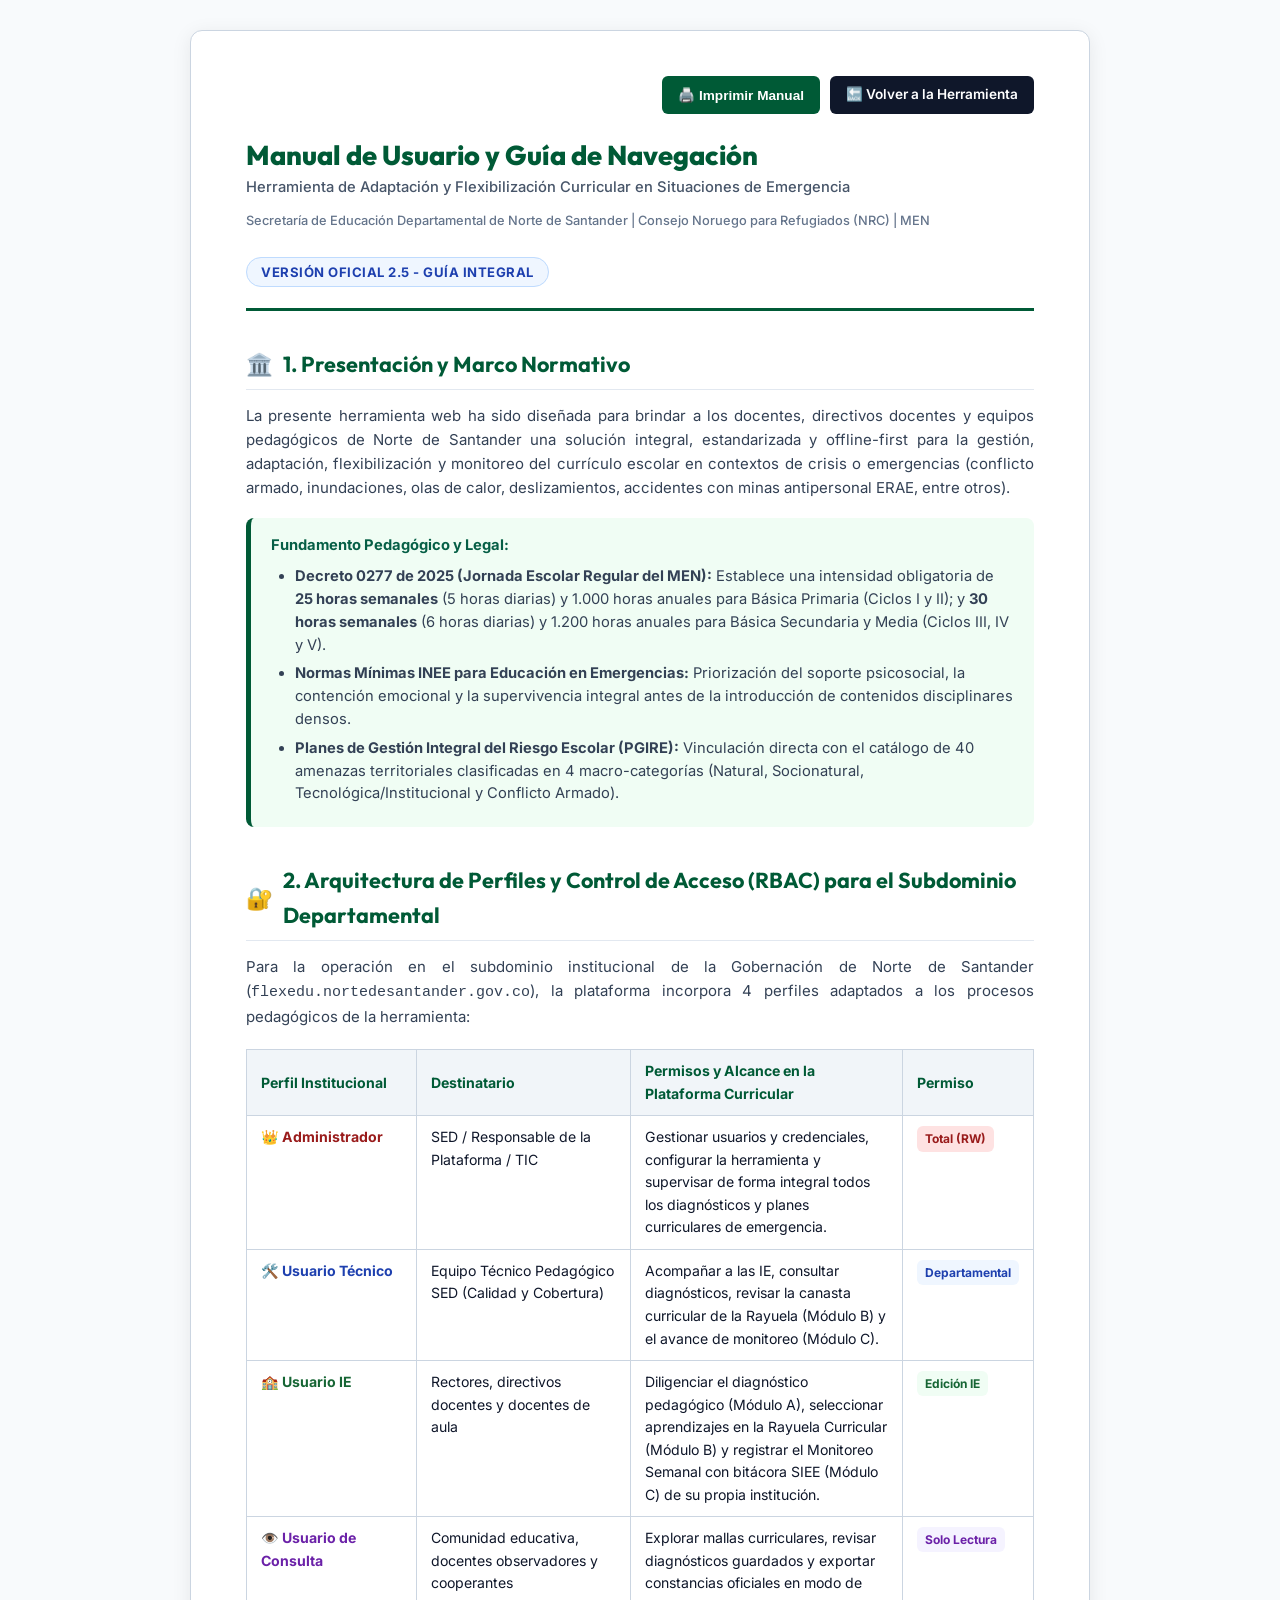
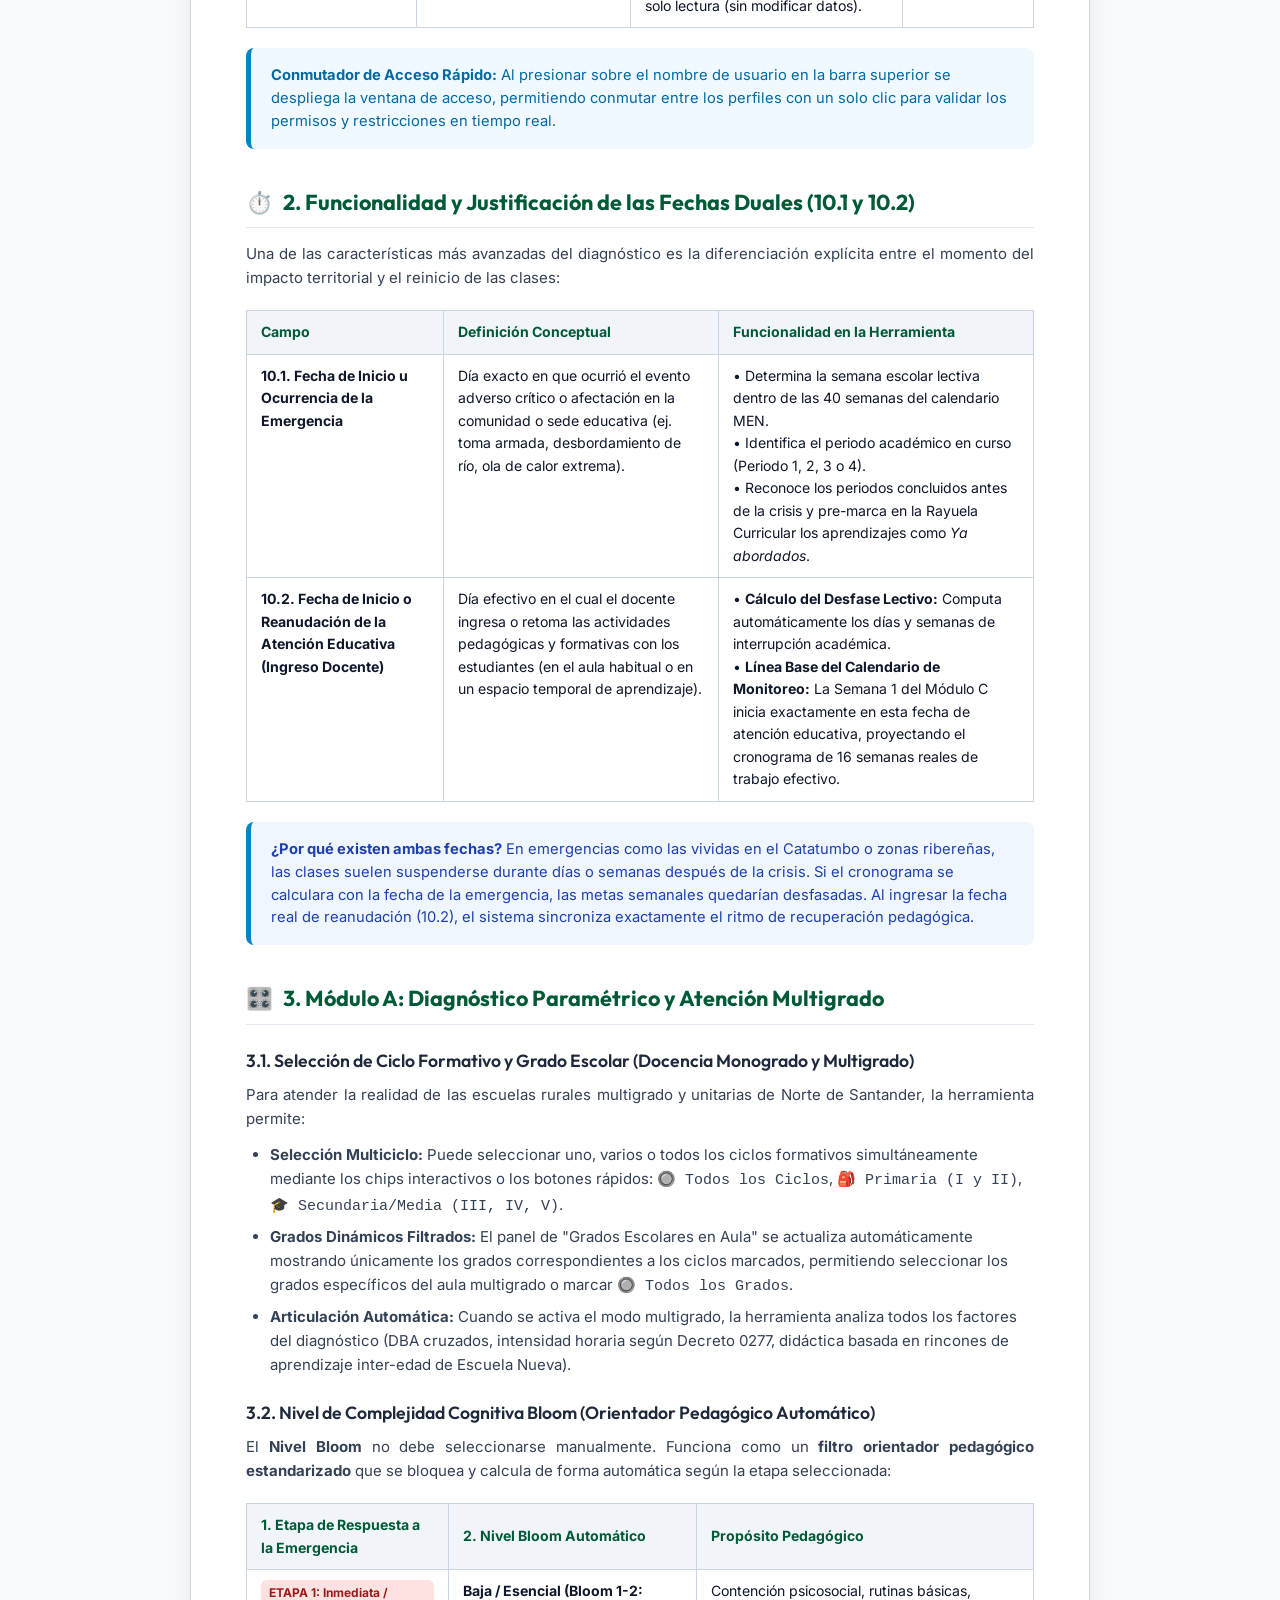
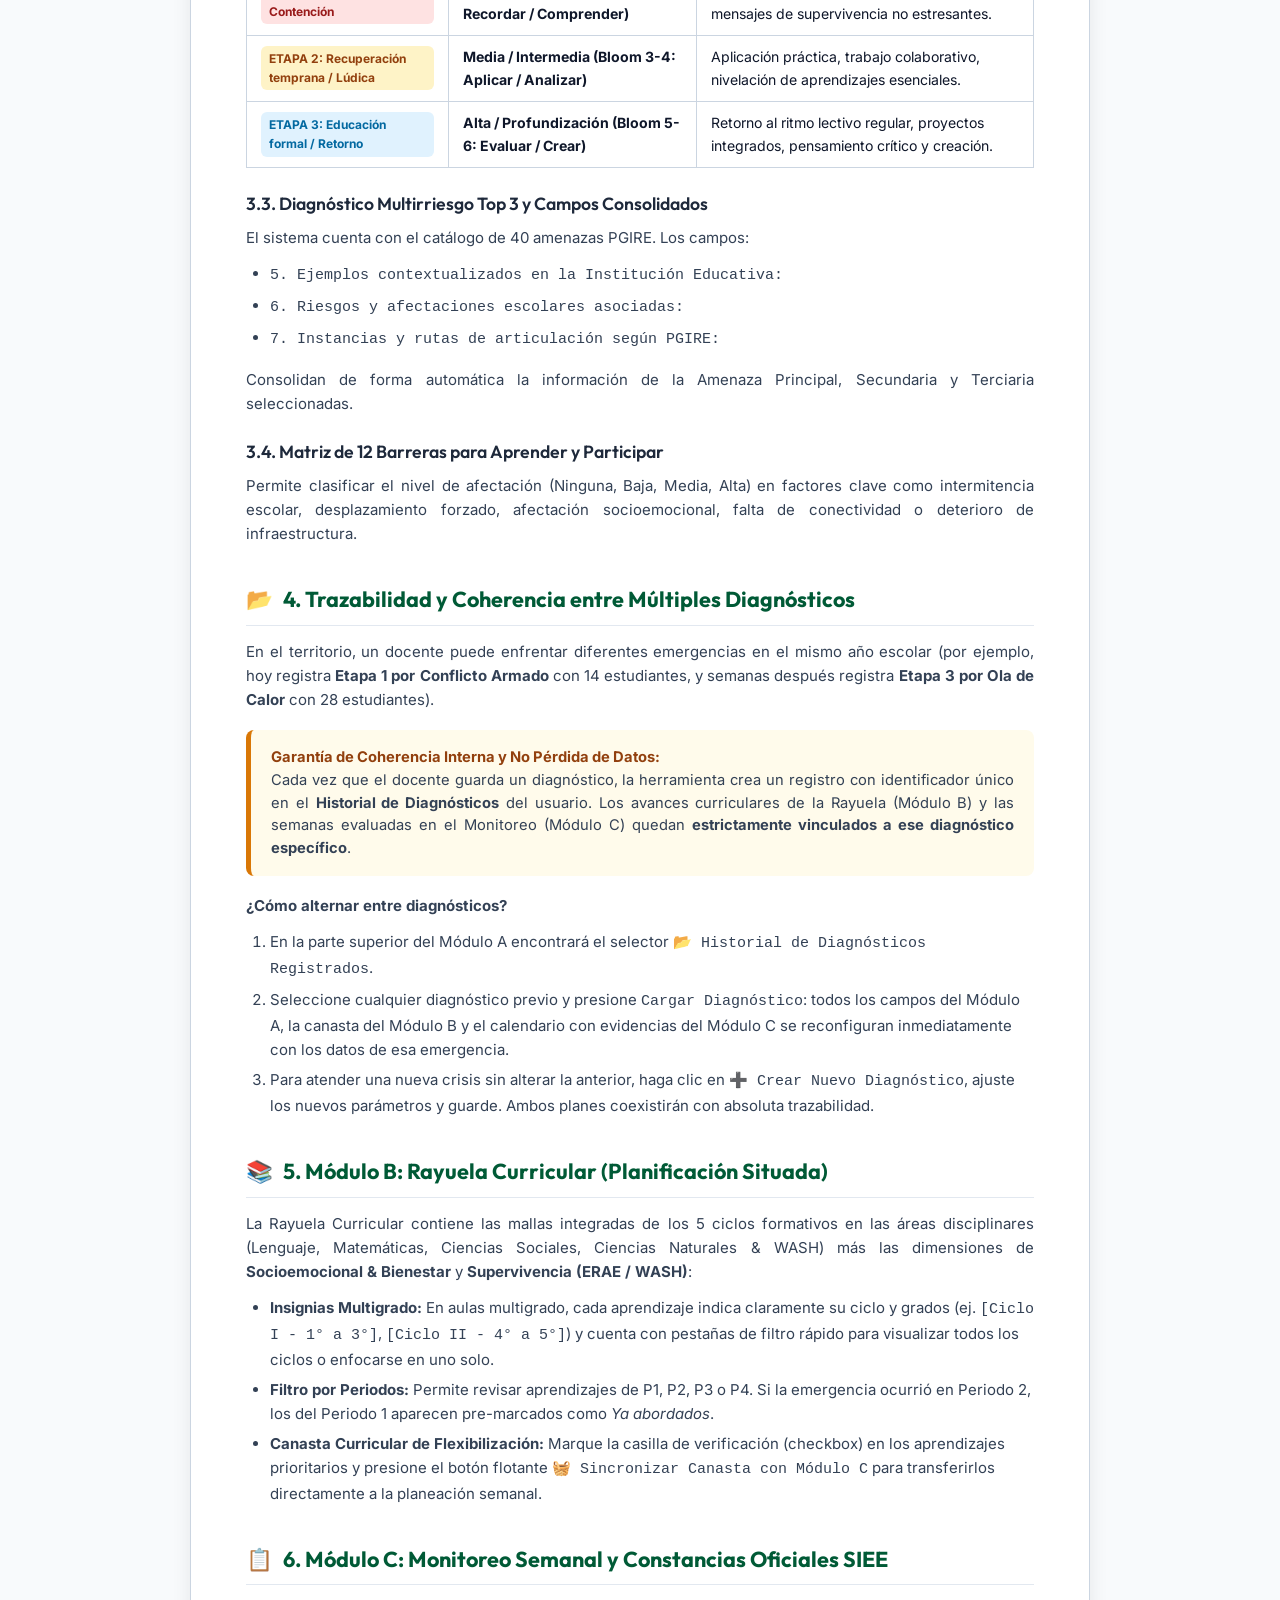
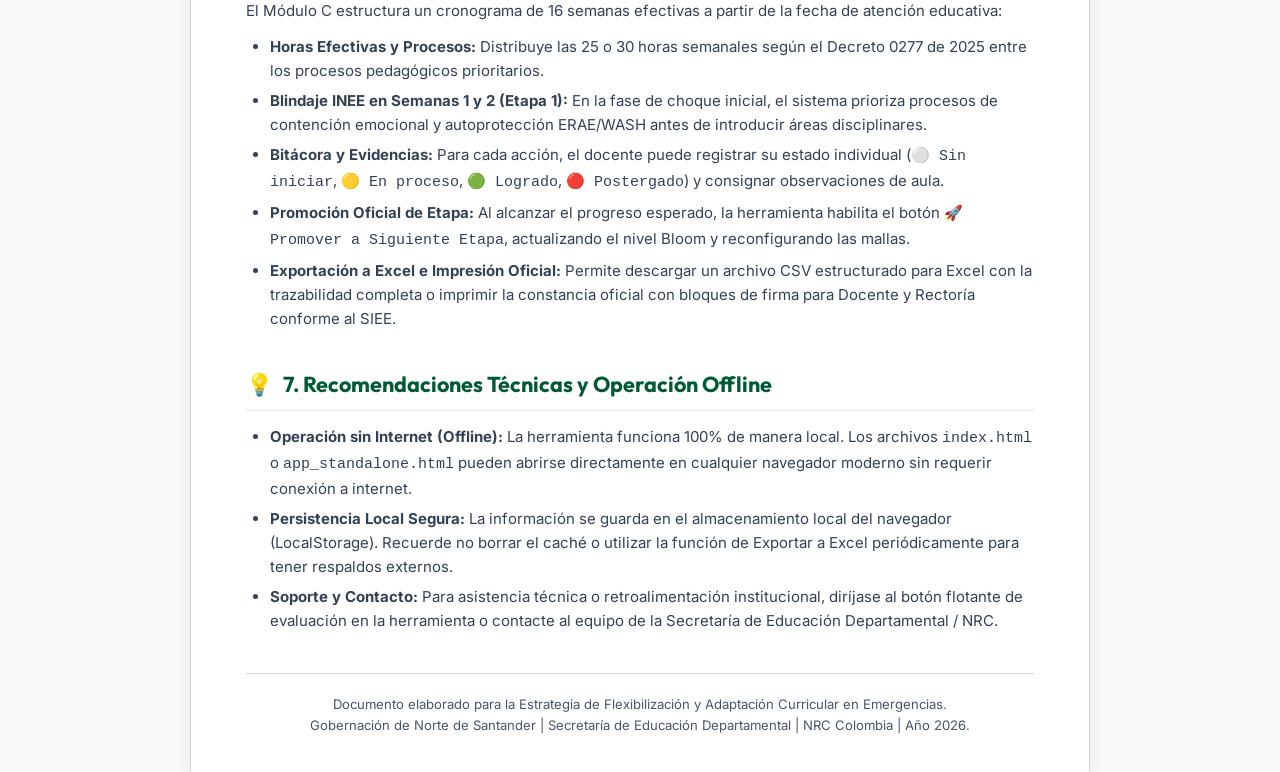
<file: manual_usuario.html>
<!DOCTYPE html>
<html lang="es">
<head>
  <meta charset="UTF-8">
  <meta name="viewport" content="width=device-width, initial-scale=1.0">
  <title>Manual de Usuario - Herramienta de Adaptación y Flexibilización Curricular en Emergencias</title>
  <style>
    @import url('https://fonts.googleapis.com/css2?family=Outfit:wght@300;400;500;600;700;800&family=Inter:wght@300;400;500;600;700&display=swap');

    :root {
      --primary: #005A36;
      --primary-dark: #003d24;
      --primary-light: #e8f5e9;
      --secondary: #008080;
      --accent-red: #b91c1c;
      --accent-amber: #d97706;
      --accent-blue: #0284c7;
      --text-main: #0f172a;
      --text-muted: #475569;
      --bg-page: #f8fafc;
      --surface-white: #ffffff;
      --border-color: #cbd5e1;
    }

    * {
      box-sizing: border-box;
      margin: 0;
      padding: 0;
    }

    body {
      font-family: 'Inter', -apple-system, BlinkMacSystemFont, "Segoe UI", Roboto, sans-serif;
      background-color: var(--bg-page);
      color: var(--text-main);
      line-height: 1.6;
      font-size: 15px;
      padding: 30px 20px;
    }

    .manual-container {
      max-width: 900px;
      margin: 0 auto;
      background: var(--surface-white);
      padding: 45px 55px;
      border-radius: 12px;
      box-shadow: 0 4px 20px rgba(0, 0, 0, 0.08);
      border: 1px solid var(--border-color);
    }

    /* Encabezado Institucional */
    .header-institutional {
      border-bottom: 3px solid var(--primary);
      padding-bottom: 24px;
      margin-bottom: 32px;
      display: flex;
      justify-content: space-between;
      align-items: center;
      flex-wrap: wrap;
      gap: 16px;
    }

    .brand-title h1 {
      font-family: 'Outfit', sans-serif;
      color: var(--primary);
      font-size: 1.7rem;
      font-weight: 800;
      line-height: 1.25;
    }

    .brand-title p {
      color: var(--text-muted);
      font-size: 0.92rem;
      font-weight: 500;
      margin-top: 4px;
    }

    .badge-doc {
      background: #eff6ff;
      color: #1e40af;
      border: 1px solid #bfdbfe;
      padding: 6px 14px;
      border-radius: 20px;
      font-size: 0.82rem;
      font-weight: 700;
      text-transform: uppercase;
      letter-spacing: 0.5px;
    }

    /* Secciones y Tipografía */
    h2 {
      font-family: 'Outfit', sans-serif;
      color: var(--primary);
      font-size: 1.35rem;
      font-weight: 700;
      margin-top: 36px;
      margin-bottom: 14px;
      display: flex;
      align-items: center;
      gap: 10px;
      border-bottom: 1.5px solid #e2e8f0;
      padding-bottom: 8px;
    }

    h3 {
      font-family: 'Outfit', sans-serif;
      color: #1e293b;
      font-size: 1.1rem;
      font-weight: 600;
      margin-top: 22px;
      margin-bottom: 8px;
    }

    p {
      margin-bottom: 12px;
      color: #334155;
      text-align: justify;
    }

    ul, ol {
      margin-left: 24px;
      margin-bottom: 16px;
      color: #334155;
    }

    li {
      margin-bottom: 6px;
    }

    /* Cajas destacadas */
    .callout {
      padding: 16px 20px;
      border-radius: 8px;
      margin: 18px 0;
      font-size: 0.92rem;
      line-height: 1.55;
    }

    .callout-info {
      background: #f0fdf4;
      border-left: 5px solid var(--primary);
      color: #065f46;
    }

    .callout-warning {
      background: #fffbeb;
      border-left: 5px solid var(--accent-amber);
      color: #92400e;
    }

    .callout-danger {
      background: #fef2f2;
      border-left: 5px solid var(--accent-red);
      color: #991b1b;
    }

    .callout-blue {
      background: #eff6ff;
      border-left: 5px solid var(--accent-blue);
      color: #1e40af;
    }

    /* Tablas del manual */
    .table-guide {
      width: 100%;
      border-collapse: collapse;
      margin: 20px 0;
      font-size: 0.88rem;
    }

    .table-guide th {
      background: #f1f5f9;
      color: var(--primary);
      text-align: left;
      padding: 10px 14px;
      border: 1px solid var(--border-color);
      font-weight: 700;
    }

    .table-guide td {
      padding: 10px 14px;
      border: 1px solid var(--border-color);
      vertical-align: top;
    }

    .badge {
      display: inline-block;
      padding: 3px 8px;
      border-radius: 6px;
      font-size: 0.75rem;
      font-weight: 700;
    }

    .step-number {
      display: inline-flex;
      align-items: center;
      justify-content: center;
      background: var(--primary);
      color: white;
      width: 26px;
      height: 26px;
      border-radius: 50%;
      font-weight: bold;
      font-size: 0.82rem;
      margin-right: 8px;
    }

    .print-actions-bar {
      margin-bottom: 24px;
      display: flex;
      justify-content: flex-end;
      gap: 10px;
    }

    .btn-action {
      background: var(--primary);
      color: white;
      border: none;
      padding: 8px 16px;
      border-radius: 6px;
      font-weight: 600;
      font-size: 0.85rem;
      cursor: pointer;
      display: inline-flex;
      align-items: center;
      gap: 6px;
      text-decoration: none;
    }

    .btn-action:hover {
      background: var(--primary-dark);
    }

    /* Estilos de Impresión */
    @media print {
      body {
        background: white;
        padding: 0;
        color: black;
      }
      .manual-container {
        box-shadow: none;
        border: none;
        padding: 0;
        max-width: 100%;
      }
      .print-actions-bar {
        display: none !important;
      }
      h2 {
        page-break-after: avoid;
      }
      .table-guide, .callout {
        page-break-inside: avoid;
      }
    }

    /* Estilos Responsivos para Móviles */
    @media (max-width: 768px) {
      body {
        padding: 12px 8px;
        font-size: 14px;
      }
      .manual-container {
        padding: 20px 14px;
        border-radius: 8px;
      }
      .header-institutional {
        flex-direction: column;
        align-items: flex-start;
        gap: 12px;
      }
      .print-actions-bar {
        justify-content: stretch;
        flex-direction: column;
      }
      .btn-action {
        justify-content: center;
        width: 100%;
      }
      .table-guide {
        display: block;
        overflow-x: auto;
        -webkit-overflow-scrolling: touch;
      }
    }
  </style>
</head>
<body>

  <div class="manual-container">
    
    <div class="print-actions-bar">
      <button class="btn-action" onclick="window.print();">🖨️ Imprimir Manual</button>
      <a href="index.html" class="btn-action" style="background:#0f172a;">🔙 Volver a la Herramienta</a>
    </div>

    <!-- Encabezado Institucional -->
    <header class="header-institutional">
      <div class="brand-title">
        <h1>Manual de Usuario y Guía de Navegación</h1>
        <p>Herramienta de Adaptación y Flexibilización Curricular en Situaciones de Emergencia</p>
        <p style="font-size:0.8rem; color:#64748b;">Secretaría de Educación Departamental de Norte de Santander | Consejo Noruego para Refugiados (NRC) | MEN</p>
      </div>
      <div>
        <span class="badge-doc">Versión Oficial 2.5 - Guía Integral</span>
      </div>
    </header>

    <!-- 1. INTRODUCCIÓN Y MARCO NORMATIVO -->
    <section>
      <h2><span>🏛️</span> 1. Presentación y Marco Normativo</h2>
      <p>
        La presente herramienta web ha sido diseñada para brindar a los docentes, directivos docentes y equipos pedagógicos de Norte de Santander una solución integral, estandarizada y offline-first para la gestión, adaptación, flexibilización y monitoreo del currículo escolar en contextos de crisis o emergencias (conflicto armado, inundaciones, olas de calor, deslizamientos, accidentes con minas antipersonal ERAE, entre otros).
      </p>
      
      <div class="callout callout-info">
        <strong>Fundamento Pedagógico y Legal:</strong>
        <ul style="margin-top: 8px; margin-bottom: 0;">
          <li><strong>Decreto 0277 de 2025 (Jornada Escolar Regular del MEN):</strong> Establece una intensidad obligatoria de <strong>25 horas semanales</strong> (5 horas diarias) y 1.000 horas anuales para Básica Primaria (Ciclos I y II); y <strong>30 horas semanales</strong> (6 horas diarias) y 1.200 horas anuales para Básica Secundaria y Media (Ciclos III, IV y V).</li>
          <li><strong>Normas Mínimas INEE para Educación en Emergencias:</strong> Priorización del soporte psicosocial, la contención emocional y la supervivencia integral antes de la introducción de contenidos disciplinares densos.</li>
          <li><strong>Planes de Gestión Integral del Riesgo Escolar (PGIRE):</strong> Vinculación directa con el catálogo de 40 amenazas territoriales clasificadas en 4 macro-categorías (Natural, Socionatural, Tecnológica/Institucional y Conflicto Armado).</li>
        </ul>
      </div>
    </section>

    <!-- 2. ARQUITECTURA DE PERFILES Y CONTROL DE ACCESO (RBAC) -->
    <section>
      <h2><span>🔐</span> 2. Arquitectura de Perfiles y Control de Acceso (RBAC) para el Subdominio Departamental</h2>
      <p>
        Para la operación en el subdominio institucional de la Gobernación de Norte de Santander (<code>flexedu.nortedesantander.gov.co</code>), la plataforma incorpora 4 perfiles adaptados a los procesos pedagógicos de la herramienta:
      </p>

      <table class="table-guide">
        <thead>
          <tr>
            <th style="width: 22%;">Perfil Institucional</th>
            <th style="width: 28%;">Destinatario</th>
            <th style="width: 36%;">Permisos y Alcance en la Plataforma Curricular</th>
            <th style="width: 14%;">Permiso</th>
          </tr>
        </thead>
        <tbody>
          <tr>
            <td><strong style="color: #991b1b;">👑 Administrador</strong></td>
            <td>SED / Responsable de la Plataforma / TIC</td>
            <td>Gestionar usuarios y credenciales, configurar la herramienta y supervisar de forma integral todos los diagnósticos y planes curriculares de emergencia.</td>
            <td><span class="badge" style="background:#fee2e2; color:#991b1b; font-weight:700;">Total (RW)</span></td>
          </tr>
          <tr>
            <td><strong style="color: #1e40af;">🛠️ Usuario Técnico</strong></td>
            <td>Equipo Técnico Pedagógico SED (Calidad y Cobertura)</td>
            <td>Acompañar a las IE, consultar diagnósticos, revisar la canasta curricular de la Rayuela (Módulo B) y el avance de monitoreo (Módulo C).</td>
            <td><span class="badge" style="background:#eff6ff; color:#1e40af; font-weight:700;">Departamental</span></td>
          </tr>
          <tr>
            <td><strong style="color: #166534;">🏫 Usuario IE</strong></td>
            <td>Rectores, directivos docentes y docentes de aula</td>
            <td>Diligenciar el diagnóstico pedagógico (Módulo A), seleccionar aprendizajes en la Rayuela Curricular (Módulo B) y registrar el Monitoreo Semanal con bitácora SIEE (Módulo C) de su propia institución.</td>
            <td><span class="badge" style="background:#f0fdf4; color:#166534; font-weight:700;">Edición IE</span></td>
          </tr>
          <tr>
            <td><strong style="color: #6b21a8;">👁️ Usuario de Consulta</strong></td>
            <td>Comunidad educativa, docentes observadores y cooperantes</td>
            <td>Explorar mallas curriculares, revisar diagnósticos guardados y exportar constancias oficiales en modo de solo lectura (sin modificar datos).</td>
            <td><span class="badge" style="background:#f5f3ff; color:#6b21a8; font-weight:700;">Solo Lectura</span></td>
          </tr>
        </tbody>
      </table>

      <div class="callout callout-info" style="border-left-color: #0284c7; background: #f0f9ff; color: #0369a1;">
        <strong>Conmutador de Acceso Rápido:</strong> Al presionar sobre el nombre de usuario en la barra superior se despliega la ventana de acceso, permitiendo conmutar entre los perfiles con un solo clic para validar los permisos y restricciones en tiempo real.
      </div>
    </section>

    <!-- 2. FUNCIONALIDAD DUAL DE FECHAS 10.1 Y 10.2 -->
    <section>
      <h2><span>⏱️</span> 2. Funcionalidad y Justificación de las Fechas Duales (10.1 y 10.2)</h2>
      <p>
        Una de las características más avanzadas del diagnóstico es la diferenciación explícita entre el momento del impacto territorial y el reinicio de las clases:
      </p>

      <table class="table-guide">
        <thead>
          <tr>
            <th style="width: 25%;">Campo</th>
            <th style="width: 35%;">Definición Conceptual</th>
            <th style="width: 40%;">Funcionalidad en la Herramienta</th>
          </tr>
        </thead>
        <tbody>
          <tr>
            <td><strong>10.1. Fecha de Inicio u Ocurrencia de la Emergencia</strong></td>
            <td>Día exacto en que ocurrió el evento adverso crítico o afectación en la comunidad o sede educativa (ej. toma armada, desbordamiento de río, ola de calor extrema).</td>
            <td>
              • Determina la semana escolar lectiva dentro de las 40 semanas del calendario MEN.<br>
              • Identifica el periodo académico en curso (Periodo 1, 2, 3 o 4).<br>
              • Reconoce los periodos concluidos antes de la crisis y pre-marca en la Rayuela Curricular los aprendizajes como <em>Ya abordados</em>.
            </td>
          </tr>
          <tr>
            <td><strong>10.2. Fecha de Inicio o Reanudación de la Atención Educativa (Ingreso Docente)</strong></td>
            <td>Día efectivo en el cual el docente ingresa o retoma las actividades pedagógicas y formativas con los estudiantes (en el aula habitual o en un espacio temporal de aprendizaje).</td>
            <td>
              • <strong>Cálculo del Desfase Lectivo:</strong> Computa automáticamente los días y semanas de interrupción académica.<br>
              • <strong>Línea Base del Calendario de Monitoreo:</strong> La Semana 1 del Módulo C inicia exactamente en esta fecha de atención educativa, proyectando el cronograma de 16 semanas reales de trabajo efectivo.
            </td>
          </tr>
        </tbody>
      </table>

      <div class="callout callout-blue">
        <strong>¿Por qué existen ambas fechas?</strong> En emergencias como las vividas en el Catatumbo o zonas ribereñas, las clases suelen suspenderse durante días o semanas después de la crisis. Si el cronograma se calculara con la fecha de la emergencia, las metas semanales quedarían desfasadas. Al ingresar la fecha real de reanudación (10.2), el sistema sincroniza exactamente el ritmo de recuperación pedagógica.
      </div>
    </section>

    <!-- 3. MÓDULO A: DIAGNÓSTICO Y MULTIGRADO -->
    <section>
      <h2><span>🎛️</span> 3. Módulo A: Diagnóstico Paramétrico y Atención Multigrado</h2>
      
      <h3>3.1. Selección de Ciclo Formativo y Grado Escolar (Docencia Monogrado y Multigrado)</h3>
      <p>
        Para atender la realidad de las escuelas rurales multigrado y unitarias de Norte de Santander, la herramienta permite:
      </p>
      <ul>
        <li><strong>Selección Multiciclo:</strong> Puede seleccionar uno, varios o todos los ciclos formativos simultáneamente mediante los chips interactivos o los botones rápidos: <code>🔘 Todos los Ciclos</code>, <code>🎒 Primaria (I y II)</code>, <code>🎓 Secundaria/Media (III, IV, V)</code>.</li>
        <li><strong>Grados Dinámicos Filtrados:</strong> El panel de "Grados Escolares en Aula" se actualiza automáticamente mostrando únicamente los grados correspondientes a los ciclos marcados, permitiendo seleccionar los grados específicos del aula multigrado o marcar <code>🔘 Todos los Grados</code>.</li>
        <li><strong>Articulación Automática:</strong> Cuando se activa el modo multigrado, la herramienta analiza todos los factores del diagnóstico (DBA cruzados, intensidad horaria según Decreto 0277, didáctica basada en rincones de aprendizaje inter-edad de Escuela Nueva).</li>
      </ul>

      <h3>3.2. Nivel de Complejidad Cognitiva Bloom (Orientador Pedagógico Automático)</h3>
      <p>
        El <strong>Nivel Bloom</strong> no debe seleccionarse manualmente. Funciona como un <strong>filtro orientador pedagógico estandarizado</strong> que se bloquea y calcula de forma automática según la etapa seleccionada:
      </p>
      <table class="table-guide">
        <thead>
          <tr>
            <th>1. Etapa de Respuesta a la Emergencia</th>
            <th>2. Nivel Bloom Automático</th>
            <th>Propósito Pedagógico</th>
          </tr>
        </thead>
        <tbody>
          <tr>
            <td><span class="badge" style="background:#fee2e2; color:#991b1b;">ETAPA 1: Inmediata / Contención</span></td>
            <td><strong>Baja / Esencial (Bloom 1-2: Recordar / Comprender)</strong></td>
            <td>Contención psicosocial, rutinas básicas, mensajes de supervivencia no estresantes.</td>
          </tr>
          <tr>
            <td><span class="badge" style="background:#fef3c7; color:#92400e;">ETAPA 2: Recuperación temprana / Lúdica</span></td>
            <td><strong>Media / Intermedia (Bloom 3-4: Aplicar / Analizar)</strong></td>
            <td>Aplicación práctica, trabajo colaborativo, nivelación de aprendizajes esenciales.</td>
          </tr>
          <tr>
            <td><span class="badge" style="background:#e0f2fe; color:#0369a1;">ETAPA 3: Educación formal / Retorno</span></td>
            <td><strong>Alta / Profundización (Bloom 5-6: Evaluar / Crear)</strong></td>
            <td>Retorno al ritmo lectivo regular, proyectos integrados, pensamiento crítico y creación.</td>
          </tr>
        </tbody>
      </table>

      <h3>3.3. Diagnóstico Multirriesgo Top 3 y Campos Consolidados</h3>
      <p>
        El sistema cuenta con el catálogo de 40 amenazas PGIRE. Los campos:
      </p>
      <ul>
        <li><code>5. Ejemplos contextualizados en la Institución Educativa:</code></li>
        <li><code>6. Riesgos y afectaciones escolares asociadas:</code></li>
        <li><code>7. Instancias y rutas de articulación según PGIRE:</code></li>
      </ul>
      <p>
        Consolidan de forma automática la información de la Amenaza Principal, Secundaria y Terciaria seleccionadas.
      </p>

      <h3>3.4. Matriz de 12 Barreras para Aprender y Participar</h3>
      <p>
        Permite clasificar el nivel de afectación (Ninguna, Baja, Media, Alta) en factores clave como intermitencia escolar, desplazamiento forzado, afectación socioemocional, falta de conectividad o deterioro de infraestructura.
      </p>
    </section>

    <!-- 4. GESTIÓN DE HISTORIAL Y COHERENCIA DE EMERGENCIAS SUCESIVAS -->
    <section>
      <h2><span>📂</span> 4. Trazabilidad y Coherencia entre Múltiples Diagnósticos</h2>
      <p>
        En el territorio, un docente puede enfrentar diferentes emergencias en el mismo año escolar (por ejemplo, hoy registra <strong>Etapa 1 por Conflicto Armado</strong> con 14 estudiantes, y semanas después registra <strong>Etapa 3 por Ola de Calor</strong> con 28 estudiantes).
      </p>
      
      <div class="callout callout-warning">
        <strong>Garantía de Coherencia Interna y No Pérdida de Datos:</strong>
        <p style="margin-bottom:0;">
          Cada vez que el docente guarda un diagnóstico, la herramienta crea un registro con identificador único en el <strong>Historial de Diagnósticos</strong> del usuario. Los avances curriculares de la Rayuela (Módulo B) y las semanas evaluadas en el Monitoreo (Módulo C) quedan <strong>estrictamente vinculados a ese diagnóstico específico</strong>.
        </p>
      </div>

      <p><strong>¿Cómo alternar entre diagnósticos?</strong></p>
      <ol>
        <li>En la parte superior del Módulo A encontrará el selector <code>📂 Historial de Diagnósticos Registrados</code>.</li>
        <li>Seleccione cualquier diagnóstico previo y presione <code>Cargar Diagnóstico</code>: todos los campos del Módulo A, la canasta del Módulo B y el calendario con evidencias del Módulo C se reconfiguran inmediatamente con los datos de esa emergencia.</li>
        <li>Para atender una nueva crisis sin alterar la anterior, haga clic en <code>➕ Crear Nuevo Diagnóstico</code>, ajuste los nuevos parámetros y guarde. Ambos planes coexistirán con absoluta trazabilidad.</li>
      </ol>
    </section>

    <!-- 5. MÓDULO B: RAYUELA CURRICULAR -->
    <section>
      <h2><span>📚</span> 5. Módulo B: Rayuela Curricular (Planificación Situada)</h2>
      <p>
        La Rayuela Curricular contiene las mallas integradas de los 5 ciclos formativos en las áreas disciplinares (Lenguaje, Matemáticas, Ciencias Sociales, Ciencias Naturales & WASH) más las dimensiones de <strong>Socioemocional & Bienestar</strong> y <strong>Supervivencia (ERAE / WASH)</strong>:
      </p>
      <ul>
        <li><strong>Insignias Multigrado:</strong> En aulas multigrado, cada aprendizaje indica claramente su ciclo y grados (ej. <code>[Ciclo I - 1° a 3°]</code>, <code>[Ciclo II - 4° a 5°]</code>) y cuenta con pestañas de filtro rápido para visualizar todos los ciclos o enfocarse en uno solo.</li>
        <li><strong>Filtro por Periodos:</strong> Permite revisar aprendizajes de P1, P2, P3 o P4. Si la emergencia ocurrió en Periodo 2, los del Periodo 1 aparecen pre-marcados como <em>Ya abordados</em>.</li>
        <li><strong>Canasta Curricular de Flexibilización:</strong> Marque la casilla de verificación (checkbox) en los aprendizajes prioritarios y presione el botón flotante <code>🧺 Sincronizar Canasta con Módulo C</code> para transferirlos directamente a la planeación semanal.</li>
      </ul>
    </section>

    <!-- 6. MÓDULO C: MONITOREO SEMANAL Y SIEE -->
    <section>
      <h2><span>📋</span> 6. Módulo C: Monitoreo Semanal y Constancias Oficiales SIEE</h2>
      <p>
        El Módulo C estructura un cronograma de 16 semanas efectivas a partir de la fecha de atención educativa:
      </p>
      <ul>
        <li><strong>Horas Efectivas y Procesos:</strong> Distribuye las 25 o 30 horas semanales según el Decreto 0277 de 2025 entre los procesos pedagógicos prioritarios.</li>
        <li><strong>Blindaje INEE en Semanas 1 y 2 (Etapa 1):</strong> En la fase de choque inicial, el sistema prioriza procesos de contención emocional y autoprotección ERAE/WASH antes de introducir áreas disciplinares.</li>
        <li><strong>Bitácora y Evidencias:</strong> Para cada acción, el docente puede registrar su estado individual (<code>⚪ Sin iniciar</code>, <code>🟡 En proceso</code>, <code>🟢 Logrado</code>, <code>🔴 Postergado</code>) y consignar observaciones de aula.</li>
        <li><strong>Promoción Oficial de Etapa:</strong> Al alcanzar el progreso esperado, la herramienta habilita el botón <code>🚀 Promover a Siguiente Etapa</code>, actualizando el nivel Bloom y reconfigurando las mallas.</li>
        <li><strong>Exportación a Excel e Impresión Oficial:</strong> Permite descargar un archivo CSV estructurado para Excel con la trazabilidad completa o imprimir la constancia oficial con bloques de firma para Docente y Rectoría conforme al SIEE.</li>
      </ul>
    </section>

    <!-- 7. RECOMENDACIONES TÉCNICAS -->
    <section>
      <h2><span>💡</span> 7. Recomendaciones Técnicas y Operación Offline</h2>
      <ul>
        <li><strong>Operación sin Internet (Offline):</strong> La herramienta funciona 100% de manera local. Los archivos <code>index.html</code> o <code>app_standalone.html</code> pueden abrirse directamente en cualquier navegador moderno sin requerir conexión a internet.</li>
        <li><strong>Persistencia Local Segura:</strong> La información se guarda en el almacenamiento local del navegador (LocalStorage). Recuerde no borrar el caché o utilizar la función de Exportar a Excel periódicamente para tener respaldos externos.</li>
        <li><strong>Soporte y Contacto:</strong> Para asistencia técnica o retroalimentación institucional, diríjase al botón flotante de evaluación en la herramienta o contacte al equipo de la Secretaría de Educación Departamental / NRC.</li>
      </ul>
    </section>

    <footer style="margin-top: 40px; padding-top: 20px; border-top: 1px solid var(--border-color); text-align: center; font-size: 0.82rem; color: var(--text-muted);">
      Documento elaborado para la Estrategia de Flexibilización y Adaptación Curricular en Emergencias.<br>
      Gobernación de Norte de Santander | Secretaría de Educación Departamental | NRC Colombia | Año 2026.
    </footer>

  </div>

</body>
</html>
</file>
<file: css/variables.css>
/* Variables de Diseño Institucional - Gobernación de Norte de Santander & MinTIC UI/UX Kit 9.5 */
:root {
  /* Identidad Institucional Gobernación / SIT */
  --gov-petroleo: #0e4c5b;
  --gov-petroleo-dark: #09333e;
  --gov-petroleo-light: #166d82;
  --gov-petroleo-subtle: #e6f3f6;

  /* MinTIC Kit UI/UX 9.5 */
  --mintic-blue: #0066cc;
  --mintic-blue-dark: #004c99;
  --mintic-blue-light: #e6f0fa;

  /* Primarios y secundarios del sistema */
  --primary: #0e4c5b;
  --primary-dark: #09333e;
  --primary-light: #166d82;
  --primary-subtle: #e6f3f6;
  
  --secondary: #d97706;
  --secondary-light: #fef3c7;
  
  --text-main: #0f172a;
  --text-muted: #475569;
  --text-light: #94a3b8;
  
  --bg-page: #f8fafc;
  --surface-white: #ffffff;
  --surface-hover: #f1f5f9;
  --surface-muted: #e2e8f0;
  
  --border-light: #e2e8f0;
  --border-medium: #cbd5e1;
  --border-strong: #94a3b8;
  
  --color-etapa1: #dc2626;
  --color-etapa1-bg: #fee2e2;
  --color-etapa2: #d97706;
  --color-etapa2-bg: #fef3c7;
  --color-etapa3: #16a34a;
  --color-etapa3-bg: #dcfce7;
  
  --color-blue: #0066cc;
  --color-blue-bg: #e6f0fa;
  
  --radius-sm: 6px;
  --radius-md: 10px;
  --radius-lg: 16px;
  
  --shadow-sm: 0 1px 3px rgba(0,0,0,0.08);
  --shadow-md: 0 4px 6px -1px rgba(0,0,0,0.1), 0 2px 4px -2px rgba(0,0,0,0.1);
  --shadow-lg: 0 10px 15px -3px rgba(0,0,0,0.1);
  
  --font-family: 'Work Sans', -apple-system, BlinkMacSystemFont, "Segoe UI", Roboto, Helvetica, Arial, sans-serif;
}
</file>
<file: css/components.css>
/* Componentes UI Swiss-Fine NRC */
* {
  box-sizing: border-box;
  margin: 0;
  padding: 0;
}

body {
  font-family: var(--font-family);
  background-color: var(--bg-page);
  color: var(--text-main);
  line-height: 1.5;
  font-size: 15px;
  -webkit-font-smoothing: antialiased;
}

/* Header */
.header-bar {
  background: var(--surface-white);
  border-bottom: 3px solid var(--primary);
  padding: 10px 24px;
  display: flex;
  justify-content: space-between;
  align-items: center;
  box-shadow: var(--shadow-sm);
  position: sticky;
  top: 0;
  z-index: 100;
}

.brand-section {
  display: flex;
  align-items: center;
  gap: 16px;
}

.brand-logos {
  display: flex;
  align-items: center;
  gap: 12px;
}

.brand-logo-img {
  height: 44px;
  width: auto;
  object-fit: contain;
}

.brand-icon-edu-container {
  background: var(--gov-petroleo);
  padding: 5px 8px;
  border-radius: var(--radius-sm);
  display: flex;
  align-items: center;
  justify-content: center;
}

.brand-icon-edu {
  height: 34px;
  width: auto;
}

.brand-titles-wrapper {
  display: flex;
  flex-direction: column;
}

.brand-title {
  font-size: 1.15rem;
  font-weight: 800;
  color: var(--primary);
  line-height: 1.25;
  letter-spacing: -0.01em;
}

.brand-subtitle-gov {
  font-size: 0.78rem;
  font-weight: 600;
  color: var(--text-muted);
  letter-spacing: 0.02em;
  margin-top: 1px;
}



.user-status-bar {
  display: flex;
  align-items: center;
  gap: 12px;
}

.user-badge {
  background: var(--surface-hover);
  padding: 6px 14px;
  border-radius: 20px;
  font-size: 0.88rem;
  font-weight: 600;
  color: var(--primary-dark);
  border: 1px solid var(--border-medium);
  display: flex;
  align-items: center;
  gap: 6px;
  cursor: pointer;
  transition: all 0.2s ease;
}

.user-badge:hover {
  background: var(--primary-subtle);
  border-color: var(--primary);
}

/* Navigation Tabs */
.nav-tabs-container {
  background: var(--surface-white);
  border-bottom: 1px solid var(--border-medium);
  padding: 0 28px;
  display: flex;
  gap: 8px;
  box-shadow: 0 1px 2px rgba(0,0,0,0.03);
}

.nav-tab {
  padding: 14px 22px;
  border: none;
  background: none;
  font-family: inherit;
  font-size: 0.95rem;
  font-weight: 700;
  color: var(--text-muted);
  cursor: pointer;
  border-bottom: 3px solid transparent;
  display: flex;
  align-items: center;
  gap: 8px;
  transition: all 0.2s ease;
}

.nav-tab:hover {
  color: var(--primary);
  background: var(--surface-hover);
}

.nav-tab.active {
  color: var(--primary);
  border-bottom-color: var(--primary);
  background: var(--primary-subtle);
}

/* Main Layout */
.main-container {
  max-width: 1280px;
  margin: 24px auto;
  padding: 0 20px 60px;
}

/* Cards */
.card-elite {
  background: var(--surface-white);
  border-radius: var(--radius-md);
  border: 1px solid var(--border-medium);
  box-shadow: var(--shadow-sm);
  padding: 24px;
  margin-bottom: 24px;
}

.card-header {
  display: flex;
  justify-content: space-between;
  align-items: center;
  margin-bottom: 20px;
  border-bottom: 1px solid var(--border-light);
  padding-bottom: 12px;
}

.card-title {
  font-size: 1.15rem;
  font-weight: 800;
  color: var(--primary-dark);
  display: flex;
  align-items: center;
  gap: 8px;
}

/* Accordion */
.accordion-item {
  border: 1px solid var(--border-medium);
  border-radius: var(--radius-sm);
  margin-bottom: 12px;
  overflow: hidden;
  background: var(--surface-white);
  transition: border-color 0.2s ease;
}

.accordion-item:hover {
  border-color: var(--primary);
}

.accordion-header {
  background: var(--surface-hover);
  padding: 14px 18px;
  font-weight: 700;
  font-size: 0.94rem;
  color: var(--text-main);
  display: flex;
  justify-content: space-between;
  align-items: center;
  cursor: pointer;
  user-select: none;
  transition: background 0.2s ease;
}

.accordion-header:hover {
  background: #e2e8f0;
  color: var(--primary-dark);
}

.accordion-header .chevron {
  transition: transform 0.25s ease;
  font-size: 0.8rem;
  color: var(--text-muted);
}

.accordion-item.open .accordion-header .chevron {
  transform: rotate(180deg);
}

.accordion-body {
  padding: 18px;
  display: none;
  background: var(--surface-white);
  border-top: 1px solid var(--border-light);
}

.accordion-item.open .accordion-body {
  display: block;
}

/* Grids */
.grid-2 {
  display: grid;
  grid-template-columns: repeat(2, 1fr);
  gap: 18px;
}

.grid-3 {
  display: grid;
  grid-template-columns: repeat(3, 1fr);
  gap: 16px;
}

.grid-4 {
  display: grid;
  grid-template-columns: repeat(4, 1fr);
  gap: 14px;
}

@media (max-width: 900px) {
  .grid-2, .grid-3, .grid-4 {
    grid-template-columns: 1fr;
  }
}

/* Form Controls */
.form-group {
  margin-bottom: 16px;
}

.form-label {
  display: block;
  font-size: 0.88rem;
  font-weight: 700;
  color: var(--text-main);
  margin-bottom: 6px;
}

.select-elite, .input-elite {
  width: 100%;
  padding: 10px 14px;
  font-family: inherit;
  font-size: 0.92rem;
  border: 1.5px solid var(--border-medium);
  border-radius: var(--radius-sm);
  background-color: var(--surface-white);
  color: var(--text-main);
  transition: all 0.2s ease;
}

.select-elite:focus, .input-elite:focus {
  outline: none;
  border-color: var(--primary);
  box-shadow: 0 0 0 3px rgba(0, 90, 54, 0.15);
}

.input-readonly {
  background-color: #f8fafc;
  color: #1e293b;
  font-weight: 500;
  cursor: default;
  border-color: #cbd5e1;
}

.textarea-elite {
  width: 100%;
  padding: 10px 14px;
  font-family: inherit;
  font-size: 0.90rem;
  line-height: 1.55;
  border: 1.5px solid var(--border-medium);
  border-radius: var(--radius-sm);
  background-color: var(--surface-white);
  color: var(--text-main);
  transition: border-color 0.2s ease, box-shadow 0.2s ease;
  white-space: pre-wrap;
  word-break: break-word;
  overflow-wrap: break-word;
  box-sizing: border-box;
}

.textarea-elite.input-readonly {
  min-height: 60px;
  height: auto;
  overflow-y: hidden;
  resize: none;
}

.textarea-elite:focus:not(.input-readonly) {
  outline: none;
  border-color: var(--primary);
  box-shadow: 0 0 0 3px rgba(0, 90, 54, 0.15);
}

/* Chips y Checkboxes Multi-Categoría */
.category-chips-container {
  display: flex;
  gap: 8px;
  flex-wrap: wrap;
  margin-top: 6px;
}

.category-chip {
  display: inline-flex;
  align-items: center;
  gap: 6px;
  padding: 6px 12px;
  border-radius: 20px;
  border: 1.5px solid var(--border-medium);
  background: var(--surface-white);
  font-size: 0.84rem;
  font-weight: 600;
  color: var(--text-main);
  cursor: pointer;
  transition: all 0.2s ease;
  user-select: none;
}

.category-chip:hover {
  background: var(--surface-hover);
  border-color: var(--primary);
}

.category-chip.active {
  background: var(--primary-subtle);
  border-color: var(--primary);
  color: var(--primary-dark);
  font-weight: 700;
}

.category-chip input[type="checkbox"] {
  accent-color: var(--primary);
  cursor: pointer;
}

/* Buttons */
.btn-elite {
  padding: 10px 20px;
  font-family: inherit;
  font-size: 0.92rem;
  font-weight: 700;
  border-radius: var(--radius-sm);
  border: none;
  cursor: pointer;
  display: inline-flex;
  align-items: center;
  gap: 8px;
  transition: all 0.2s ease;
}

.btn-primary {
  background: var(--primary);
  color: white;
}
.btn-primary:hover {
  background: var(--primary-dark);
}

.btn-secondary {
  background: var(--secondary);
  color: white;
}
.btn-secondary:hover {
  background: #b45309;
}

.btn-outline {
  background: transparent;
  border: 1.5px solid var(--border-medium);
  color: var(--text-main);
}
.btn-outline:hover {
  background: var(--surface-hover);
  border-color: var(--text-muted);
}

/* Badges */
.badge-pill {
  padding: 4px 10px;
  border-radius: 12px;
  font-size: 0.78rem;
  font-weight: 700;
  display: inline-block;
}

.badge-etapa1 { background: var(--color-etapa1-bg); color: var(--color-etapa1); }
.badge-etapa2 { background: var(--color-etapa2-bg); color: var(--color-etapa2); }
.badge-etapa3 { background: var(--color-etapa3-bg); color: var(--color-etapa3); }

/* Modal */
.modal-overlay {
  position: fixed;
  top: 0; left: 0; right: 0; bottom: 0;
  background: rgba(15, 23, 42, 0.6);
  backdrop-filter: blur(4px);
  display: flex;
  align-items: center;
  justify-content: center;
  z-index: 1000;
}

.modal-content {
  background: white;
  width: 95%;
  max-width: 480px;
  padding: 28px;
  border-radius: var(--radius-md);
  box-shadow: var(--shadow-lg);
  position: relative;
  border-top: 5px solid var(--primary);
}

.modal-close-btn {
  position: absolute;
  top: 14px;
  right: 16px;
  background: none;
  border: none;
  font-size: 1.3rem;
  color: var(--text-muted);
  cursor: pointer;
  padding: 4px 8px;
  border-radius: var(--radius-sm);
}
.modal-close-btn:hover {
  background: var(--surface-hover);
  color: var(--text-main);
}

/* Botón Flotante y Modal de Evaluadores / Feedback */
.btn-feedback-floating {
  position: fixed;
  bottom: 24px;
  right: 24px;
  z-index: 999;
  background: #0f766e;
  color: #ffffff;
  border: none;
  border-radius: 50px;
  padding: 12px 20px;
  font-weight: 600;
  font-size: 0.9rem;
  box-shadow: 0 4px 14px rgba(15, 118, 110, 0.4);
  cursor: pointer;
  display: flex;
  align-items: center;
  gap: 8px;
  transition: all 0.2s ease;
}

.btn-feedback-floating:hover {
  background: #115e59;
  transform: translateY(-2px);
  box-shadow: 0 6px 20px rgba(15, 118, 110, 0.5);
}

.star-rating-container {
  display: flex;
  gap: 8px;
  font-size: 1.5rem;
  cursor: pointer;
  color: #cbd5e1;
}

.star-rating-container .star-icon.active {
  color: #f59e0b;
}

.feedback-status-badge {
  padding: 10px 14px;
  border-radius: 8px;
  font-size: 0.85rem;
  display: none;
  margin-top: 12px;
}

.feedback-status-badge.success {
  display: block;
  background: #dcfce7;
  color: #166534;
  border: 1px solid #bbf7d0;
}

.feedback-status-badge.error {
  display: block;
  background: #fee2e2;
  color: #991b1b;
  border: 1px solid #fecaca;
}

.feedback-status-badge.loading {
  display: block;
  background: #f0fdf4;
  color: #0f766e;
  border: 1px solid #ccfbf1;
}

/* =================================================== */
/* COMPONENTES PARA BARRERAS, PERIODOS Y CANASTA (V2.2)*/
/* =================================================== */

/* Matriz de Barreras de Aprendizaje */
.barriers-grid {
  display: grid;
  grid-template-columns: repeat(auto-fit, minmax(280px, 1fr));
  gap: 12px;
  margin-top: 10px;
}

.barrier-card {
  background: var(--surface-white);
  border: 1px solid var(--border-medium);
  border-radius: var(--radius-sm);
  padding: 12px 14px;
  transition: all 0.2s ease;
  display: flex;
  flex-direction: column;
  justify-content: space-between;
}

.barrier-card.active-low {
  border-color: #fde047;
  background: #fefce8;
}

.barrier-card.active-med {
  border-color: #fdba74;
  background: #fff7ed;
}

.barrier-card.active-high {
  border-color: #fca5a5;
  background: #fef2f2;
}

.barrier-title {
  font-size: 0.88rem;
  font-weight: 700;
  color: var(--text-main);
  margin-bottom: 8px;
  display: flex;
  align-items: center;
  gap: 6px;
}

.barrier-levels {
  display: flex;
  gap: 6px;
  align-items: center;
  margin-top: 6px;
}

.barrier-level-btn {
  padding: 3px 8px;
  border-radius: 4px;
  font-size: 0.76rem;
  font-weight: 600;
  cursor: pointer;
  border: 1px solid var(--border-medium);
  background: var(--surface-white);
  color: var(--text-muted);
  transition: all 0.15s ease;
}

.barrier-level-btn:hover {
  background: var(--surface-hover);
}

.barrier-level-btn.selected-ninguna {
  background: #f1f5f9;
  color: #475569;
  border-color: #cbd5e1;
  font-weight: 700;
}

.barrier-level-btn.selected-baja {
  background: #fef08a;
  color: #854d0e;
  border-color: #eab308;
  font-weight: 700;
}

.barrier-level-btn.selected-media {
  background: #fed7aa;
  color: #9a3412;
  border-color: #f97316;
  font-weight: 700;
}

.barrier-level-btn.selected-alta {
  background: #fecaca;
  color: #991b1b;
  border-color: #ef4444;
  font-weight: 700;
}

/* Multirriesgo Top 3 Armonioso */
.threat-top3-grid {
  display: grid;
  grid-template-columns: repeat(3, 1fr);
  gap: 14px;
  margin-top: 8px;
}

@media (max-width: 860px) {
  .threat-top3-grid {
    grid-template-columns: 1fr;
  }
}

.threat-top3-card {
  background: var(--surface-white);
  border: 1px solid var(--border-medium);
  border-radius: var(--radius-md);
  padding: 14px;
  box-shadow: var(--shadow-sm);
  display: flex;
  flex-direction: column;
  justify-content: space-between;
  transition: all 0.2s ease;
}

.threat-top3-card:hover {
  border-color: var(--primary-light);
  box-shadow: var(--shadow-md);
}

.threat-top3-badge {
  font-size: 0.76rem;
  font-weight: 700;
  padding: 4px 10px;
  border-radius: 6px;
  letter-spacing: 0.02em;
  margin-bottom: 10px;
  display: inline-flex;
  align-items: center;
  gap: 6px;
}


/* Periodos y Estados en Rayuela Curricular */
.periodos-bar {
  display: flex;
  gap: 8px;
  flex-wrap: wrap;
  margin-bottom: 14px;
  align-items: center;
}

.periodo-tab-btn {
  padding: 6px 14px;
  border-radius: 20px;
  font-size: 0.82rem;
  font-weight: 700;
  border: 1.5px solid var(--border-medium);
  background: white;
  color: var(--text-muted);
  cursor: pointer;
  transition: all 0.2s ease;
}

.periodo-tab-btn:hover {
  background: var(--surface-hover);
  border-color: var(--primary);
}

.periodo-tab-btn.active {
  background: var(--primary);
  color: white;
  border-color: var(--primary);
}

/* Filas según estado pedagógico */
.row-addressed {
  background-color: #f0fdf4 !important;
  opacity: 0.82;
}

.row-addressed:hover {
  opacity: 1;
}

.row-pending {
  background-color: #ffffff;
}

.row-postponed {
  background-color: #f8fafc !important;
  opacity: 0.65;
}

/* Badges de estado pedagógico */
.status-badge {
  font-size: 0.75rem;
  font-weight: 700;
  padding: 4px 8px;
  border-radius: 4px;
  display: inline-flex;
  align-items: center;
  gap: 4px;
  white-space: nowrap;
}

.status-badge-addressed {
  background: #dcfce7;
  color: #166534;
  border: 1px solid #86efac;
}

.status-badge-pending {
  background: #e0f2fe;
  color: #0369a1;
  border: 1px solid #7dd3fc;
}

.status-badge-postponed {
  background: #f1f5f9;
  color: #64748b;
  border: 1px solid #cbd5e1;
}

/* Canasta Curricular Dock Flotante */
.selection-dock-bar {
  position: sticky;
  bottom: 12px;
  z-index: 85;
  background: #0f172a;
  color: #ffffff;
  border-radius: var(--radius-md);
  padding: 14px 20px;
  box-shadow: 0 10px 25px -5px rgba(0, 0, 0, 0.4);
  display: flex;
  justify-content: space-between;
  align-items: center;
  flex-wrap: wrap;
  gap: 12px;
  margin-top: 18px;
  border: 1px solid rgba(255, 255, 255, 0.15);
}

.selection-dock-badges {
  display: flex;
  gap: 8px;
  flex-wrap: wrap;
  align-items: center;
  font-size: 0.82rem;
}

.dock-badge {
  background: rgba(255, 255, 255, 0.15);
  padding: 4px 10px;
  border-radius: 12px;
  font-weight: 600;
}

.dock-badge.active-count {
  background: #059669;
  color: #ffffff;
  font-weight: 800;
}

/* Banners informativos */
.info-banner-inee {
  background: #f0fdf4;
  border-left: 5px solid #059669;
  border-radius: var(--radius-sm);
  padding: 12px 16px;
  margin-bottom: 16px;
  font-size: 0.88rem;
  line-height: 1.55;
  color: #065f46;
}

.info-banner-periodo {
  background: #eff6ff;
  border-left: 5px solid #2563eb;
  border-radius: var(--radius-sm);
  padding: 12px 16px;
  margin-bottom: 16px;
  font-size: 0.88rem;
  line-height: 1.55;
  color: #1e40af;
  display: flex;
  justify-content: space-between;
  align-items: center;
  flex-wrap: wrap;
  gap: 10px;
}

/* Chips de Selección Multiciclo y Multigrado */
.ciclo-chips-container, .grado-chips-container {
  display: flex;
  flex-wrap: wrap;
  gap: 8px;
  margin-top: 6px;
}

.ciclo-chip, .grado-chip {
  background: var(--surface-hover);
  border: 1.5px solid var(--border-medium);
  border-radius: var(--radius-md);
  padding: 8px 14px;
  font-size: 0.86rem;
  font-weight: 600;
  cursor: pointer;
  display: inline-flex;
  align-items: center;
  gap: 8px;
  transition: all 0.15s ease;
  user-select: none;
}

.ciclo-chip:hover, .grado-chip:hover {
  border-color: var(--primary);
  background: #f0fdf4;
}

.ciclo-chip.active, .grado-chip.active {
  background: #e8f5e9;
  border-color: var(--primary);
  color: var(--primary-dark);
  box-shadow: 0 1px 3px rgba(0, 90, 54, 0.15);
}

.ciclo-chip-input, .grado-chip-input {
  accent-color: var(--primary);
  width: 16px;
  height: 16px;
  cursor: pointer;
}

.btn-micro {
  background: #f1f5f9;
  border: 1px solid #cbd5e1;
  border-radius: 4px;
  padding: 3px 8px;
  font-size: 0.72rem;
  font-weight: 700;
  color: #334155;
  cursor: pointer;
  transition: all 0.15s ease;
}

.btn-micro:hover {
  background: #e2e8f0;
  color: #0f172a;
}

/* Indicador Bloom Automático */
.badge-bloom-auto {
  background: #f8fafc;
  border: 1.5px solid #cbd5e1;
  border-radius: var(--radius-md);
  color: #1e293b;
  font-weight: 700;
  font-size: 0.92rem;
  letter-spacing: -0.2px;
}

/* Banner Contextual del Diagnóstico Activo */
.diagnostic-context-banner {
  background: #f0fdf4;
  border: 1.5px solid #86efac;
  border-left: 5px solid var(--primary);
  border-radius: var(--radius-md);
  padding: 10px 16px;
  margin-bottom: 18px;
  display: flex;
  justify-content: space-between;
  align-items: center;
  flex-wrap: wrap;
  gap: 12px;
  font-size: 0.88rem;
  color: #166534;
}

.history-selector-card {
  background: #f8fafc;
  border: 1.5px solid #cbd5e1;
  border-radius: var(--radius-md);
  padding: 14px 18px;
  margin-bottom: 20px;
}

/* Footer Institucional y Visor Manual */
.app-footer {
  background: #ffffff;
  border-top: 2px solid var(--border-medium);
  margin-top: 40px;
  padding: 24px 20px;
}

.footer-inner {
  max-width: 1440px;
  margin: 0 auto;
  display: flex;
  justify-content: space-between;
  align-items: center;
  flex-wrap: wrap;
  gap: 18px;
}

.footer-actions {
  display: flex;
  gap: 10px;
  flex-wrap: wrap;
  align-items: center;
}

.btn-manual-view {
  background: #0f766e;
  color: #ffffff;
  font-weight: 700;
  padding: 9px 16px;
}

.btn-manual-view:hover {
  background: #115e59;
}

.btn-manual-download {
  background: var(--primary);
  color: #ffffff;
  font-weight: 700;
  padding: 9px 16px;
  text-decoration: none;
  display: inline-flex;
  align-items: center;
  gap: 6px;
  border-radius: var(--radius-sm);
}

.btn-manual-download:hover {
  background: var(--primary-dark);
}

.btn-manual-print {
  background: #334155;
  color: #ffffff;
  font-weight: 700;
  padding: 9px 16px;
}

.btn-manual-print:hover {
  background: #1e293b;
}

.modal-manual-content {
  box-shadow: 0 20px 40px rgba(0, 0, 0, 0.25);
  animation: fadeInModal 0.2s ease-out;
}

/* =================================================== */
/* ROLES INSTITUCIONALES Y GESTION RBAC (SED)          */
/* =================================================== */
.role-badge {
  display: inline-flex;
  align-items: center;
  gap: 4px;
  border-radius: 12px;
  font-weight: 700;
  letter-spacing: 0.2px;
  border: 1px solid transparent;
}

.badge-role-admin {
  background: #fef2f2;
  color: #991b1b;
  border-color: #fca5a5;
}

.badge-role-tecnico {
  background: #eff6ff;
  color: #1e40af;
  border-color: #93c5fd;
}

.badge-role-ie {
  background: #f0fdf4;
  color: #166534;
  border-color: #86efac;
}

.badge-role-consulta {
  background: #f5f3ff;
  color: #6b21a8;
  border-color: #d8b4fe;
}

.role-readonly-alert {
  background: #fef3c7;
  border: 1px solid #f59e0b;
  border-left: 5px solid #d97706;
  border-radius: var(--radius-sm);
  padding: 12px 18px;
  margin-bottom: 20px;
  color: #92400e;
  font-size: 0.9rem;
  line-height: 1.5;
  box-shadow: var(--shadow-sm);
  animation: fadeInModal 0.25s ease-out;
}

.btn-disabled-rbac {
  opacity: 0.45 !important;
  cursor: not-allowed !important;
  pointer-events: none !important;
  filter: grayscale(1);
}

/* =================================================== */
/* DISEÑO RESPONSIVO ADAPTATIVO MÓVIL Y TABLET (100%)  */
/* =================================================== */

/* Envoltorio de tablas para deslizamiento horizontal táctil suave */
#table-rayuela-container,
.table-responsive-wrapper {
  overflow-x: auto;
  -webkit-overflow-scrolling: touch;
  margin-bottom: 16px;
  border-radius: var(--radius-sm);
  border: 1px solid var(--border-light);
}

.table-print {
  min-width: 680px;
}

@media (max-width: 992px) {
  .header-bar {
    padding: 10px 16px;
    flex-wrap: wrap;
    gap: 12px;
  }
  
  .user-status-bar {
    width: 100%;
    justify-content: flex-end;
  }
  
  .main-container {
    padding: 0 16px 40px;
    margin: 16px auto;
  }
}

@media (max-width: 768px) {
  /* Prevención de desbordamiento horizontal global */
  html, body {
    overflow-x: hidden !important;
    width: 100%;
    position: relative;
  }

  /* Cabecera institucional */
  .header-bar {
    position: relative !important;
    padding: 10px 12px;
    flex-direction: column;
    align-items: stretch;
    gap: 8px;
    width: 100%;
    box-sizing: border-box;
  }

  .brand-section {
    width: 100%;
    display: flex;
    align-items: center;
    gap: 10px;
  }

  .brand-icon-edu-container {
    padding: 4px 6px;
    flex-shrink: 0;
    display: flex;
    align-items: center;
    justify-content: center;
  }

  .brand-icon-edu {
    height: 28px;
    width: auto;
  }

  .brand-titles-wrapper {
    flex: 1;
    min-width: 0; /* Previene desbordamiento flex */
  }

  .brand-title {
    font-size: 0.90rem;
    line-height: 1.25;
    word-break: normal;
    overflow-wrap: break-word;
  }

  .brand-subtitle-gov {
    font-size: 0.70rem;
    line-height: 1.2;
    display: block;
    word-break: normal;
    overflow-wrap: break-word;
  }

  /* Barra de usuario y perfil */
  .user-status-bar {
    width: 100%;
    display: flex;
    justify-content: space-between;
    align-items: center;
    gap: 8px;
    padding-top: 6px;
    border-top: 1px solid var(--border-light);
    box-sizing: border-box;
  }

  .user-badge {
    padding: 4px 8px;
    font-size: 0.78rem;
    max-width: 65%;
    flex: 1 1 auto;
    min-width: 0;
    overflow: hidden;
    display: inline-flex;
    align-items: center;
    gap: 6px;
    white-space: nowrap;
  }

  .user-name-text {
    overflow: hidden;
    text-overflow: ellipsis;
    white-space: nowrap;
    display: inline-block;
    max-width: 120px;
    vertical-align: middle;
  }

  .role-badge {
    font-size: 0.70rem !important;
    padding: 2px 6px !important;
    white-space: nowrap !important;
    flex-shrink: 0;
  }

  #btn-logout {
    padding: 5px 8px !important;
    font-size: 0.72rem !important;
    white-space: nowrap;
    flex-shrink: 0;
  }

  /* Barra de navegación de pestañas (Sticky) */
  .nav-tabs-container {
    position: -webkit-sticky !important;
    position: sticky !important;
    top: 0 !important;
    z-index: 95 !important;
    padding: 4px 6px;
    overflow-x: auto;
    -webkit-overflow-scrolling: touch;
    white-space: nowrap;
    display: flex;
    gap: 4px;
    background: #ffffff;
    border-bottom: 2px solid var(--border-medium);
    box-shadow: 0 2px 6px rgba(0, 0, 0, 0.08);
  }

  .nav-tabs-container::-webkit-scrollbar {
    height: 3px;
  }

  .nav-tabs-container::-webkit-scrollbar-thumb {
    background: var(--border-medium);
    border-radius: 3px;
  }

  .nav-tab {
    padding: 8px 12px;
    font-size: 0.80rem;
    white-space: nowrap;
    flex-shrink: 0;
    display: inline-flex;
    align-items: center;
    gap: 6px;
  }

  /* Contenedores y Tarjetas */
  .main-container {
    padding: 0 8px 40px;
    margin: 8px auto;
    width: 100%;
    box-sizing: border-box;
  }

  .card-elite {
    padding: 12px 14px;
    margin-bottom: 14px;
    border-radius: var(--radius-sm);
  }

  .card-header {
    display: flex;
    flex-direction: column;
    align-items: flex-start;
    gap: 8px;
    padding-bottom: 10px;
    margin-bottom: 12px;
    width: 100%;
    box-sizing: border-box;
  }

  .card-title {
    font-size: 0.95rem;
    line-height: 1.3;
    width: 100%;
  }

  .card-header .badge-pill,
  .card-header .badge-etapa2 {
    align-self: flex-start;
    margin-top: 2px;
    font-size: 0.72rem;
    padding: 3px 8px;
  }

  /* Acordeón */
  .accordion-header {
    padding: 12px 14px;
    font-size: 0.86rem;
  }

  .accordion-body {
    padding: 12px;
  }

  /* Grids de formularios y multirriesgo */
  .grid-2, .grid-3, .grid-4, .threat-top3-grid {
    grid-template-columns: 1fr !important;
    gap: 12px;
  }

  .form-group[style*="grid-column: span 2"] {
    grid-column: span 1 !important;
  }

  /* Chips de Ciclo y Grado */
  .ciclo-chip, .grado-chip {
    padding: 7px 10px;
    font-size: 0.78rem;
    width: 100%;
    justify-content: flex-start;
  }

  .ciclo-chips-container, .grado-chips-container {
    gap: 6px;
  }

  /* Pestañas de áreas en Módulo B */
  .tabs-nav {
    display: flex;
    overflow-x: auto;
    -webkit-overflow-scrolling: touch;
    white-space: nowrap;
    gap: 4px;
    padding-bottom: 6px;
  }

  .tab-button {
    padding: 8px 12px;
    font-size: 0.8rem;
    flex-shrink: 0;
  }

  /* Filtros de periodo y ciclo */
  .periodos-bar {
    overflow-x: auto;
    -webkit-overflow-scrolling: touch;
    white-space: nowrap;
    padding: 8px;
    gap: 6px;
  }

  .periodo-tab-btn, .ciclo-tab-btn {
    padding: 5px 10px;
    font-size: 0.76rem;
    flex-shrink: 0;
  }

  /* Dock flotante de canasta */
  .selection-dock-bar {
    position: fixed;
    bottom: 0;
    left: 0;
    right: 0;
    border-radius: 0;
    padding: 10px 14px;
    margin: 0;
    flex-direction: column;
    align-items: stretch;
    gap: 8px;
    z-index: 105;
  }

  .selection-dock-badges {
    display: flex;
    overflow-x: auto;
    white-space: nowrap;
    gap: 6px;
    padding-bottom: 4px;
  }

  .dock-badge {
    font-size: 0.74rem;
    padding: 3px 8px;
    flex-shrink: 0;
  }

  .selection-dock-bar > div:last-child {
    display: flex;
    gap: 6px;
    width: 100%;
  }

  .selection-dock-bar button {
    flex: 1;
    padding: 6px 8px !important;
    font-size: 0.74rem !important;
  }

  /* Botón flotante de feedback */
  .btn-feedback-floating {
    bottom: 74px;
    right: 14px;
    padding: 9px 14px;
    font-size: 0.8rem;
  }

  /* Modales */
  .modal-content {
    width: 96% !important;
    max-width: 96% !important;
    padding: 18px 14px !important;
    max-height: 92vh;
    overflow-y: auto;
  }

  .modal-manual-content {
    max-height: 94vh;
  }

  /* Banner de diagnóstico activo */
  .diagnostic-context-banner {
    flex-direction: column;
    align-items: flex-start;
    gap: 8px;
    font-size: 0.82rem;
  }

  /* Footer */
  .app-footer {
    padding: 20px 14px 80px;
  }

  .footer-inner {
    flex-direction: column;
    align-items: flex-start;
    gap: 14px;
  }

  .footer-actions {
    width: 100%;
    flex-direction: column;
    align-items: stretch;
  }

  .footer-actions .btn-elite {
    width: 100%;
    justify-content: center;
  }
}

/* =================================================== */
/* AJUSTES ULTRA-FINOS PARA SMARTPHONES (<= 480px)     */
/* =================================================== */
@media (max-width: 480px) {
  .header-bar {
    padding: 8px 10px;
    gap: 6px;
  }

  .brand-section {
    gap: 8px;
  }

  .brand-icon-edu-container {
    padding: 3px 5px;
  }

  .brand-icon-edu {
    height: 24px;
  }

  .brand-title {
    font-size: 0.84rem;
    line-height: 1.2;
    letter-spacing: -0.01em;
  }

  .brand-subtitle-gov {
    font-size: 0.66rem;
    line-height: 1.15;
    margin-top: 2px;
  }

  .user-status-bar {
    gap: 6px;
    padding-top: 6px;
  }

  .user-badge {
    padding: 3px 6px;
    font-size: 0.72rem;
    max-width: 62%;
    gap: 4px;
  }

  .user-name-text {
    max-width: 95px;
    font-size: 0.72rem;
  }

  .role-badge {
    font-size: 0.68rem !important;
    padding: 1px 5px !important;
  }

  #btn-logout {
    padding: 4px 6px !important;
    font-size: 0.68rem !important;
  }

  .nav-tabs-container {
    padding: 3px 4px;
    gap: 2px;
  }

  .nav-tab {
    padding: 7px 10px;
    font-size: 0.76rem;
    gap: 4px;
  }

  .card-elite {
    padding: 10px 12px;
  }

  .card-header {
    gap: 6px;
    margin-bottom: 10px;
  }

  .card-title {
    font-size: 0.88rem;
    line-height: 1.25;
  }

  .card-header .badge-pill,
  .card-header .badge-etapa2 {
    font-size: 0.68rem;
    padding: 2px 6px;
  }

  .accordion-header {
    padding: 10px 12px;
    font-size: 0.82rem;
  }

  .accordion-body {
    padding: 10px 12px;
    font-size: 0.84rem;
  }
}
</file>
<file: css/print.css>
/* Reglas de Impresión Optimizadas (A4 / Carta) - Flexibilidad Curricular NRC */
@page {
  size: letter landscape;
  margin: 10mm 10mm 12mm 10mm;
}

@media print {
  /* 1. Ocultar elementos no relevantes de navegación y botones interactivos */
  .no-print, 
  .header-bar, 
  .nav-tabs-container, 
  .modal-overlay, 
  button, 
  .btn-elite, 
  .btn-feedback-floating, 
  #modal-feedback, 
  #modal-auth,
  .periodos-bar,
  .selection-dock-bar {
    display: none !important;
  }
  
  /* 2. Reseteo y formato general para hoja física */
  html, body {
    background: #ffffff !important;
    font-size: 8.5pt !important;
    color: #0f172a !important;
    margin: 0 !important;
    padding: 0 !important;
    width: 100% !important;
    -webkit-print-color-adjust: exact !important;
    print-color-adjust: exact !important;
  }
  
  .main-container {
    max-width: 100% !important;
    width: 100% !important;
    margin: 0 !important;
    padding: 0 !important;
  }
  
  /* 3. Contenedores de tarjeta */
  .card-elite {
    box-shadow: none !important;
    border: 1px solid #cbd5e1 !important;
    padding: 10px 14px !important;
    margin-bottom: 14px !important;
    page-break-inside: auto !important;
    background: #ffffff !important;
    border-radius: 4px !important;
  }

  .card-header {
    border-bottom: 1.5px solid #0f172a !important;
    padding-bottom: 8px !important;
    margin-bottom: 12px !important;
  }
  
  /* 4. Tablas de alta legibilidad sin desbordamientos */
  .table-print {
    width: 100% !important;
    border-collapse: collapse !important;
    page-break-inside: auto !important;
    margin-bottom: 16px !important;
    table-layout: auto !important;
  }
  
  .table-print thead {
    display: table-header-group !important;
  }

  .table-print tr {
    page-break-inside: avoid !important;
    page-break-after: auto !important;
  }
  
  .table-print th {
    background: #f1f5f9 !important;
    color: #0f172a !important;
    border: 1px solid #94a3b8 !important;
    padding: 6px 8px !important;
    font-size: 8pt !important;
    font-weight: 800 !important;
    text-transform: uppercase !important;
    letter-spacing: 0.3px;
  }

  .table-print td {
    border: 1px solid #cbd5e1 !important;
    padding: 6px 8px !important;
    font-size: 8pt !important;
    line-height: 1.35 !important;
    vertical-align: top !important;
    word-break: break-word !important;
    overflow-wrap: break-word !important;
  }

  /* 5. Asegurar lectura íntegra de select y textarea en impresión */
  select.select-elite, 
  select.select-item-state,
  select.select-avance-accion {
    appearance: none !important;
    -webkit-appearance: none !important;
    -moz-appearance: none !important;
    background: transparent !important;
    border: none !important;
    padding: 0 !important;
    font-size: 8pt !important;
    font-weight: 700 !important;
    color: #0f172a !important;
    width: auto !important;
    cursor: default !important;
  }

  textarea.textarea-elite,
  textarea.input-observaciones-accion,
  textarea.input-readonly {
    border: 1px dashed #cbd5e1 !important;
    background: #fafafa !important;
    padding: 4px 6px !important;
    font-size: 7.8pt !important;
    line-height: 1.35 !important;
    width: 100% !important;
    height: auto !important;
    min-height: auto !important;
    overflow: visible !important;
    resize: none !important;
    white-space: pre-wrap !important;
    display: block !important;
  }

  /* 6. Textos duplicados de impresión limpia */
  .print-only-text {
    display: block !important;
  }

  .print-hide {
    display: none !important;
  }

  /* 7. Saltos de página y bloques especiales */
  .print-area-break {
    page-break-before: always !important;
    break-before: page !important;
  }

  .print-signatures-block {
    display: block !important;
    page-break-inside: avoid !important;
    margin-top: 24px !important;
  }

  /* Badges e insignias visibles */
  .badge-pill {
    border: 1px solid #cbd5e1 !important;
    display: inline-block !important;
    font-size: 7.2pt !important;
    padding: 2px 6px !important;
  }
}
</file>
